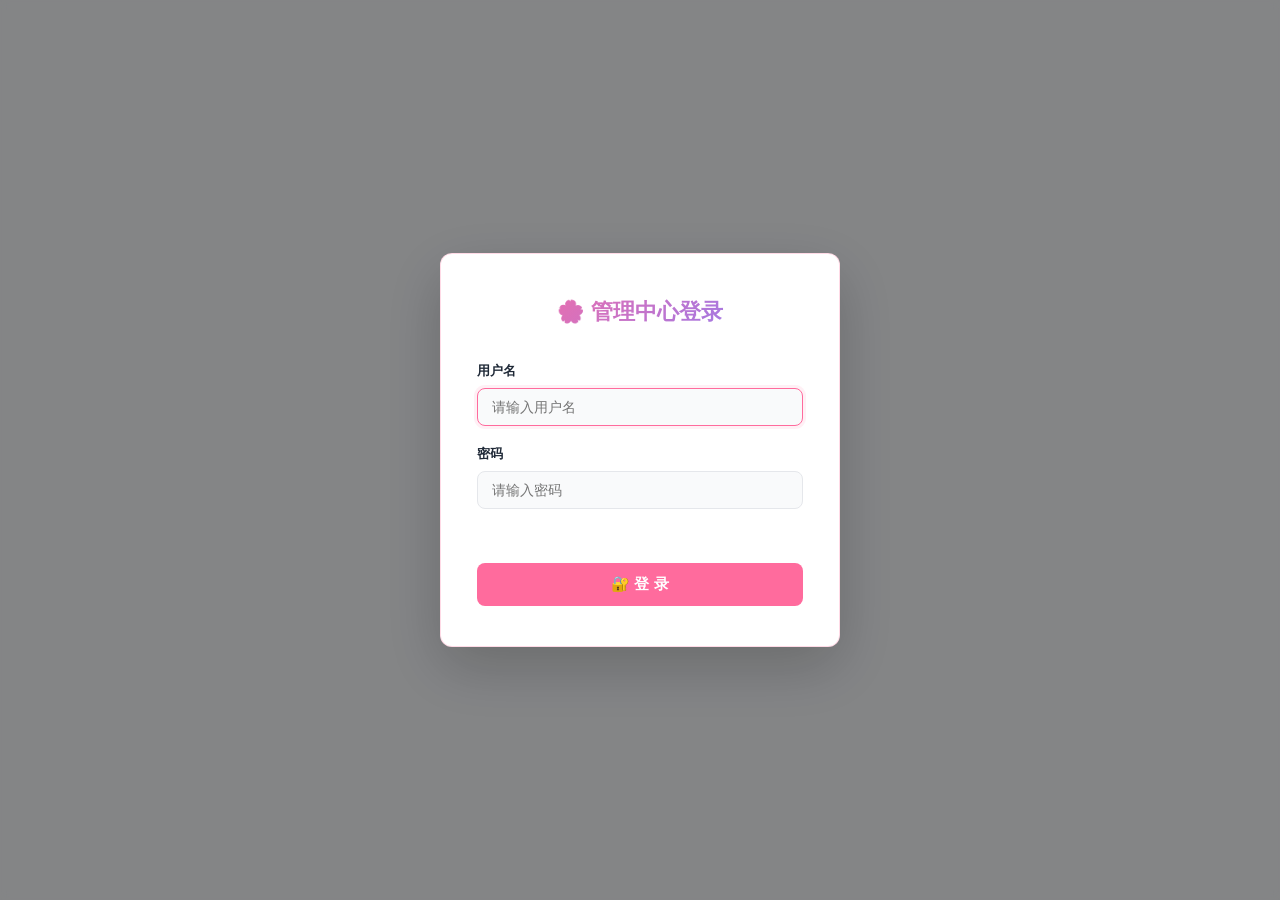
<file: admin.html>
<!DOCTYPE html>
<html lang="zh-CN">
<head>
  <meta charset="UTF-8">
  <meta name="viewport" content="width=device-width, initial-scale=1.0">
  <title>管理后台 · RainmeoX</title>
  <link rel="stylesheet" href="assets/style.css">
  <link rel="stylesheet" href="admin/admin.css">
  <link rel="icon" href="data:image/svg+xml,<svg xmlns='http://www.w3.org/2000/svg' viewBox='0 0 100 100'><text y='.9em' font-size='90'>🌸</text></svg>">
</head>
<body>
  <!-- 登录弹窗 -->
  <div class="login-overlay active" id="loginOverlay">
    <div class="login-modal">
      <h2 class="login-title">🌸 管理中心登录</h2>
      <div class="login-field">
        <label for="loginUsername">用户名</label>
        <input type="text" id="loginUsername" placeholder="请输入用户名" autocomplete="username">
      </div>
      <div class="login-field">
        <label for="loginPassword">密码</label>
        <input type="password" id="loginPassword" placeholder="请输入密码" autocomplete="current-password">
      </div>
      <div class="login-error" id="loginError"></div>
      <button class="login-btn" id="loginSubmit">🔐 登 录</button>
    </div>
  </div>

  <!-- 后台主布局（登录后显示） -->
  <div class="admin-layout" id="adminLayout" style="display:none;">
    <!-- 左侧菜单 -->
    <aside class="admin-sidebar">
      <div class="admin-brand">
        <span>🌸</span>
        <span>管理后台</span>
      </div>
      <nav class="admin-menu" id="adminMenu">
        <!-- JS 动态渲染 -->
      </nav>
      <a href="./" class="admin-back">← 返回主站</a>
    </aside>

    <!-- 右侧内容 -->
    <div class="admin-main">
      <header class="admin-topbar">
        <h2 class="admin-page-title" id="adminPageTitle">📊 仪表盘</h2>
        <div class="admin-topbar-actions">
          <button class="admin-logout-btn" id="adminLogoutBtn">🚪 退出登录</button>
        </div>
      </header>
      <div class="admin-content" id="adminContent">
        <!-- JS 动态渲染 -->
      </div>
    </div>
  </div>

  <!-- 自定义确认弹窗 -->
  <div class="admin-confirm-overlay" id="adminConfirmOverlay">
    <div class="admin-confirm-modal">
      <p class="admin-confirm-msg" id="adminConfirmMsg"></p>
      <div class="admin-confirm-actions">
        <button class="btn btn-secondary" id="adminConfirmCancel">取消</button>
        <button class="btn btn-primary" id="adminConfirmOk">确定</button>
      </div>
    </div>
  </div>

  <!-- Toast -->
  <div class="toast" id="toast"></div>

  <!-- 本地依赖（避免 CDN 不稳定） -->
  <link rel="stylesheet" href="assets/vendor/atom-one-dark.min.css">
  <script src="assets/vendor/marked.min.js"></script>
  <script src="assets/vendor/highlight.min.js"></script>
  <!-- 后台逻辑 -->
  <script src="assets/admin.js"></script>
</body>
</html>
</file>
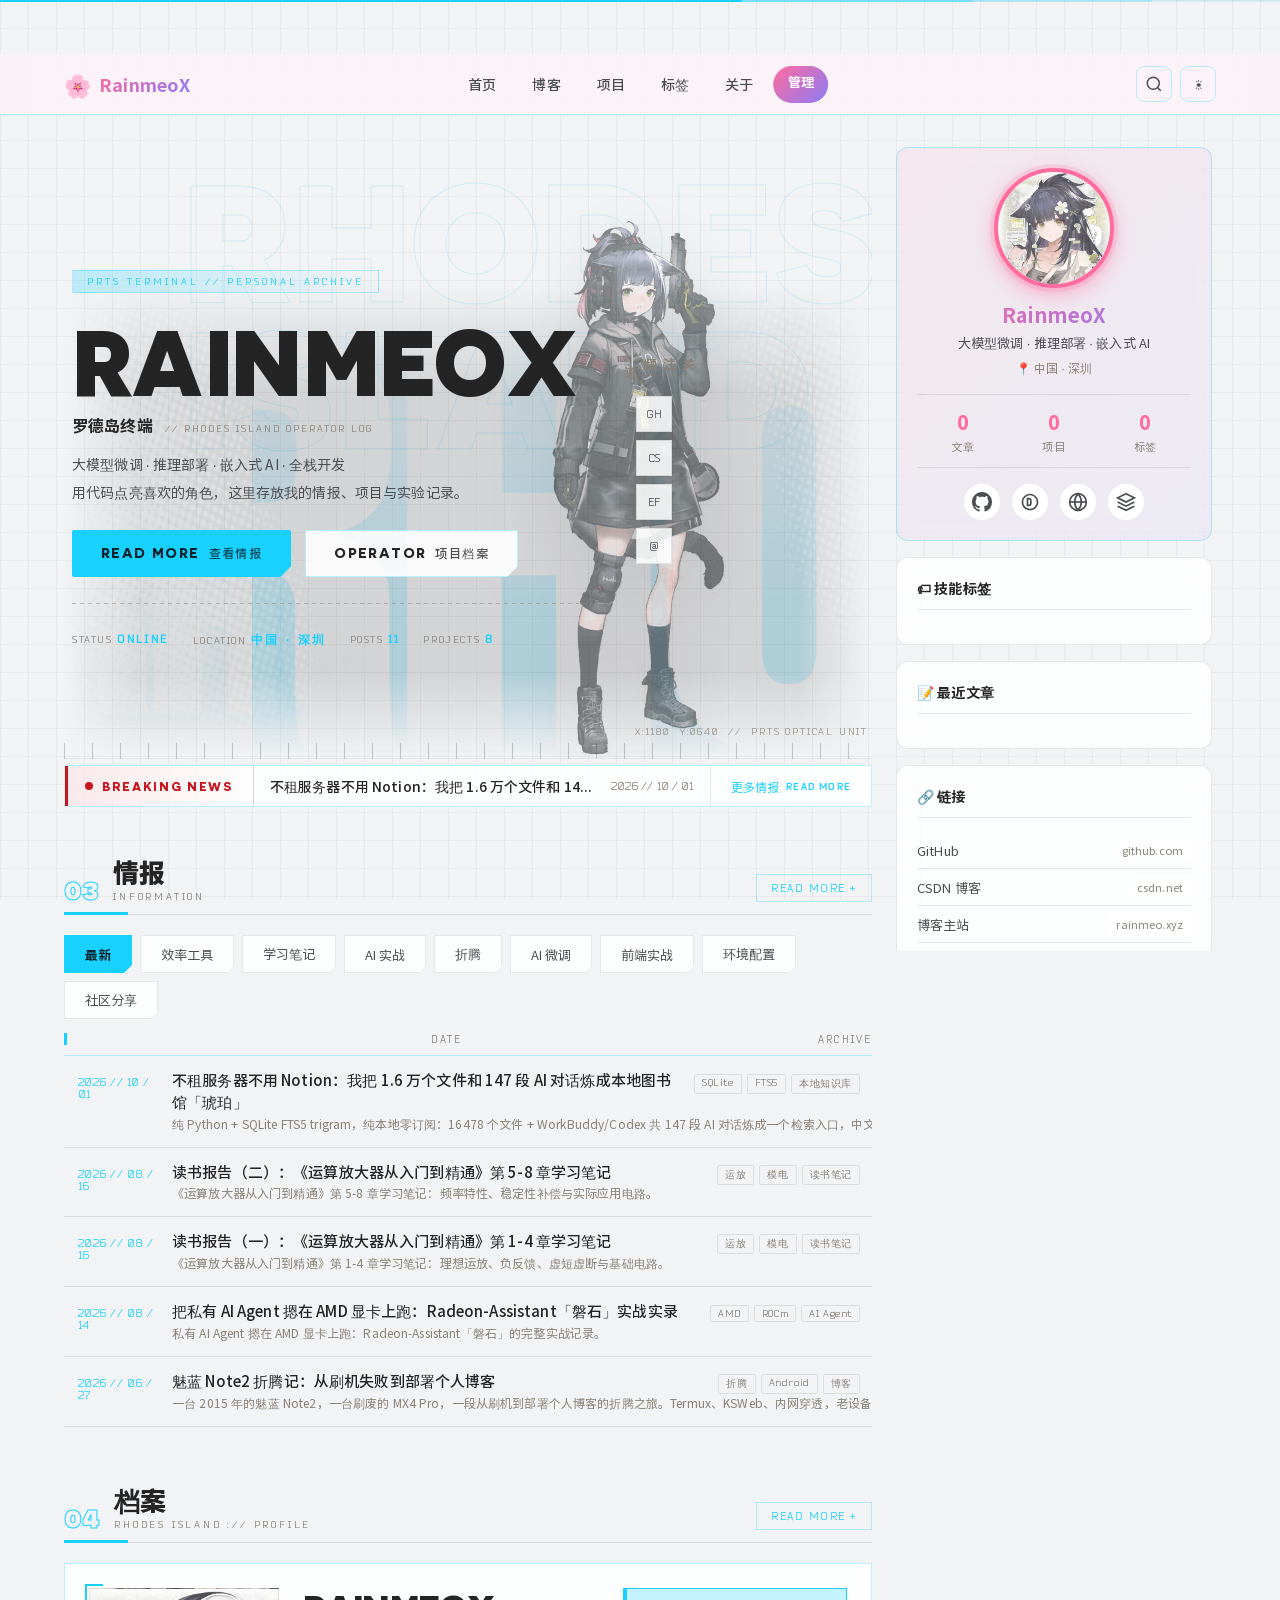
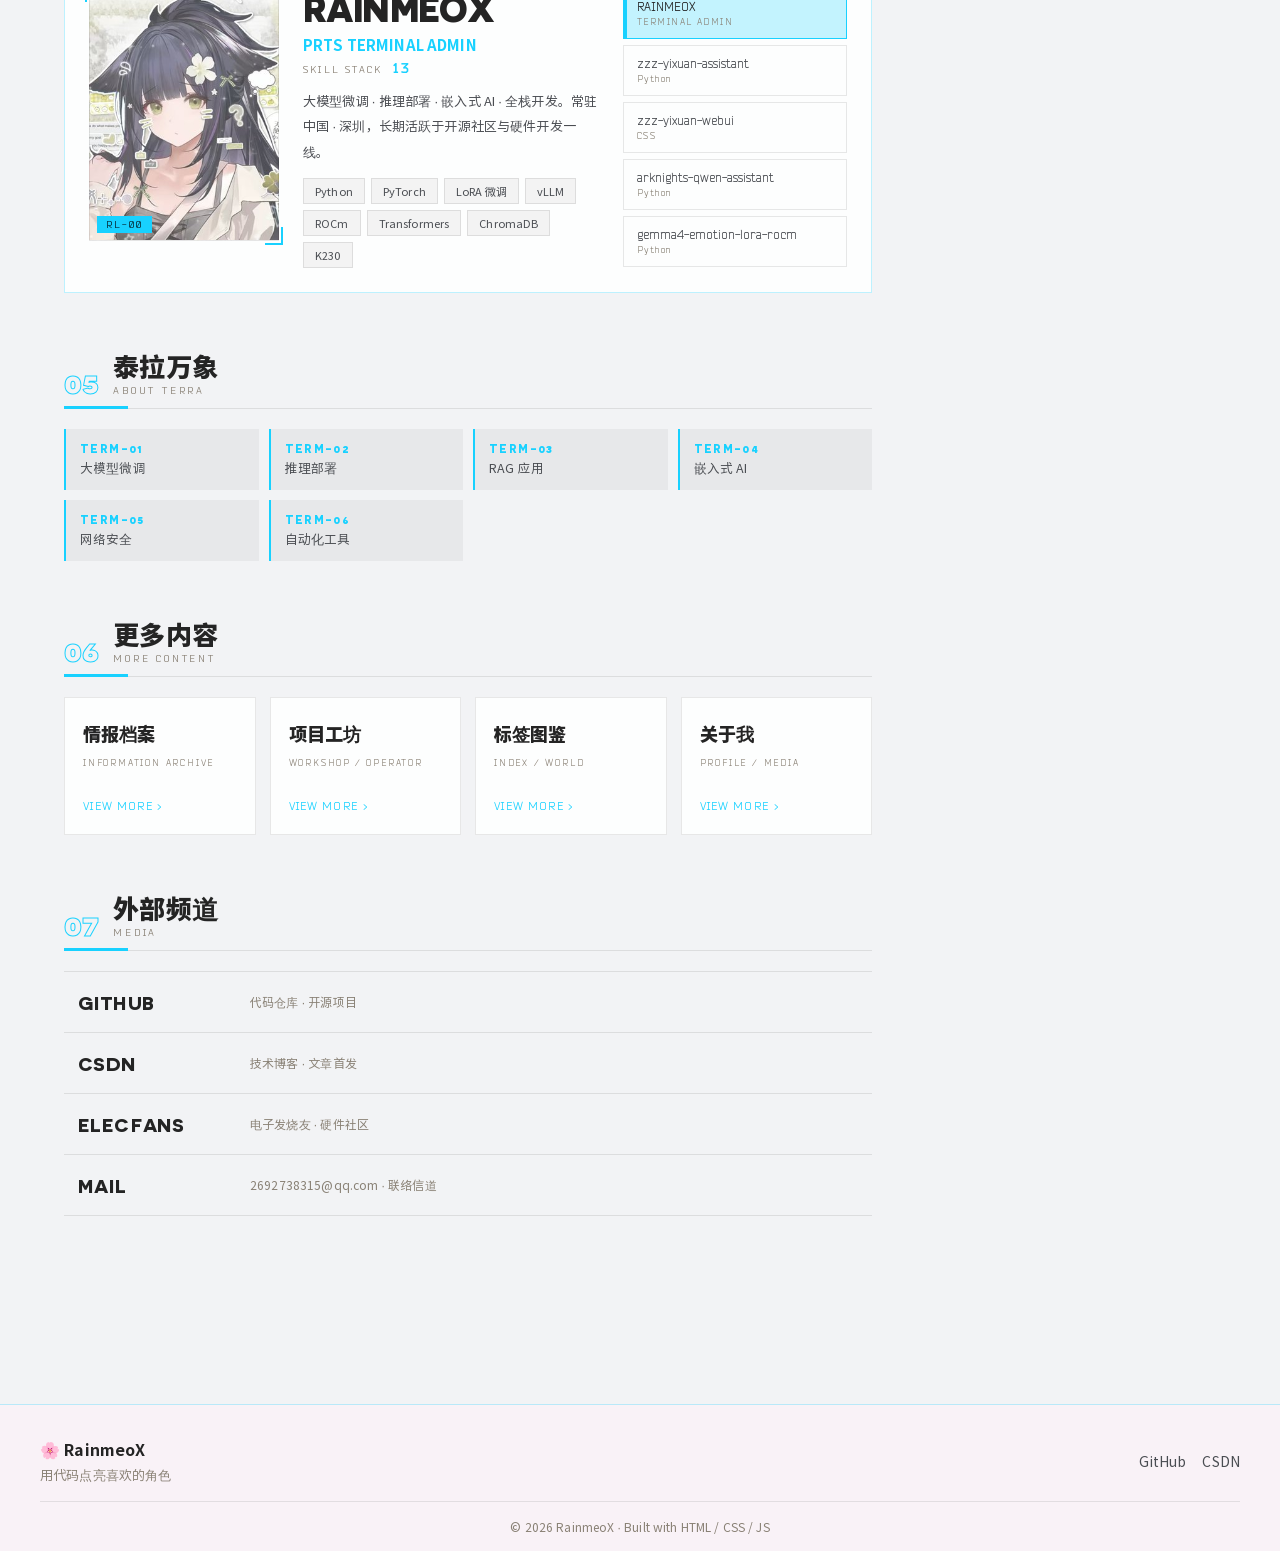
<file: index-old-backup.html>
<!DOCTYPE html>
<html lang="zh-CN">
<head>
  <meta charset="UTF-8">
  <meta name="viewport" content="width=device-width, initial-scale=1.0">
  <title>RHODES ISLAND · RainmeoX</title>
  <meta name="description" content="RainmeoX · 罗德岛终端 — 大模型微调 / 推理部署 / 嵌入式 AI / 全栈开发">
  <link rel="stylesheet" href="assets/style.css?v=4">
  <link rel="stylesheet" href="assets/arknights.css?v=4">
  <link rel="icon" href="data:image/svg+xml,<svg xmlns='http://www.w3.org/2000/svg' viewBox='0 0 100 100'><rect width='100' height='100' fill='%230c0e11'/><path d='M50 12 L78 40 L50 88 L22 40 Z' fill='none' stroke='%23d4f000' stroke-width='6'/><path d='M50 32 L64 46 L50 72 L36 46 Z' fill='%23d4f000'/></svg>">
</head>
<body>

<!-- ========== 进站加载屏（仿官网 LOADING 界面） ========== -->
<div id="ri-loader">
  <div class="ri-loader-inner">
    <div class="ri-loader-brand">RHODES ISLAND</div>
    <div class="ri-loader-row">
      <span class="ri-loader-label">LOADING -</span>
      <span class="ri-loader-pct" id="ri-pct">0</span>
      <span class="ri-loader-sign">%</span>
      <span class="ri-loader-dots" id="ri-dots">......</span>
    </div>
    <div class="ri-loader-bar"><i id="ri-bar"></i></div>
    <div class="ri-loader-meta">PRTS // TERMINAL ACCESS</div>
    <div class="ri-loader-url">https://www.rainmeo.xyz/</div>
  </div>
</div>

<!-- 数据粒子容器 -->
<div id="sakura-container"></div>

<!-- 顶部导航 -->
<nav class="navbar">
  <div class="nav-container">
    <a href="#/" class="nav-brand">
      <span class="brand-emoji">🌸</span>
      <span class="brand-text">RainmeoX</span>
    </a>
    <div class="nav-links" id="navLinks">
      <a href="#/" data-route="/">首页</a>
      <a href="#/blog" data-route="/blog">博客</a>
      <a href="#/projects" data-route="/projects">项目</a>
      <a href="#/tags" data-route="/tags">标签</a>
      <a href="#/about" data-route="/about">关于</a>
      <a href="admin.html" class="admin-link">管理</a>
    </div>
    <div class="nav-actions">
      <button class="icon-btn" id="searchBtn" title="搜索" aria-label="搜索">
        <svg width="18" height="18" viewBox="0 0 24 24" fill="none" stroke="currentColor" stroke-width="2"><circle cx="11" cy="11" r="8"/><path d="m21 21-4.35-4.35"/></svg>
      </button>
      <button class="icon-btn" id="themeBtn" title="切换主题" aria-label="切换主题">
        <svg class="icon-sun" width="18" height="18" viewBox="0 0 24 24" fill="none" stroke="currentColor" stroke-width="2"><circle cx="12" cy="12" r="5"/><line x1="12" y1="1" x2="12" y2="3"/><line x1="12" y1="21" x2="12" y2="23"/><line x1="4.22" y1="4.22" x2="5.64" y2="5.64"/><line x1="18.36" y1="18.36" x2="19.78" y2="19.78"/><line x1="1" y1="12" x2="3" y2="12"/><line x1="21" y1="12" x2="23" y2="12"/><line x1="4.22" y1="19.78" x2="5.64" y2="18.36"/><line x1="18.36" y1="5.64" x2="19.78" y2="4.22"/></svg>
        <svg class="icon-moon" width="18" height="18" viewBox="0 0 24 24" fill="none" stroke="currentColor" stroke-width="2"><path d="M21 12.79A9 9 0 1 1 11.21 3 7 7 0 0 0 21 12.79z"/></svg>
      </button>
      <button class="nav-toggle" id="navToggle" title="菜单" aria-label="菜单">
        <svg width="20" height="20" viewBox="0 0 24 24" fill="none" stroke="currentColor" stroke-width="2"><line x1="3" y1="6" x2="21" y2="6"/><line x1="3" y1="12" x2="21" y2="12"/><line x1="3" y1="18" x2="21" y2="18"/></svg>
      </button>
    </div>
  </div>
</nav>

<!-- 主体：左右两栏布局 -->
<main class="main-container">
  <div class="columns">

    <!-- 左侧主内容区 -->
    <div class="column column-main" id="mainContent">
      <!-- 内容由 JS 渲染 -->
    </div>

    <!-- 右侧侧边栏 -->
    <aside class="column column-right" id="sidebar">
      <!-- 个人资料卡片 -->
      <div class="widget card profile-widget">
        <div class="profile-avatar"><img src="assets/images/avatar.jpg" alt="RainmeoX" onerror="this.style.display='none';this.parentElement.textContent='🌸'"></div>
        <h3 class="profile-name">RainmeoX</h3>
        <p class="profile-bio">大模型微调 · 推理部署 · 嵌入式 AI</p>
        <p class="profile-location">📍 中国 · 深圳</p>
        <div class="profile-stats">
          <a href="#/blog" class="stat-item">
            <span class="stat-num" id="statPosts">0</span>
            <span class="stat-label">文章</span>
          </a>
          <a href="#/projects" class="stat-item">
            <span class="stat-num" id="statProjects">0</span>
            <span class="stat-label">项目</span>
          </a>
          <a href="#/tags" class="stat-item">
            <span class="stat-num" id="statTags">0</span>
            <span class="stat-label">标签</span>
          </a>
        </div>
        <div class="profile-social">
          <a href="https://github.com/RainmeoX" target="_blank" rel="noopener" title="GitHub">
            <svg width="20" height="20" viewBox="0 0 24 24" fill="currentColor"><path d="M12 0C5.37 0 0 5.37 0 12c0 5.31 3.435 9.795 8.205 11.385.6.105.825-.255.825-.57 0-.285-.015-1.23-.015-2.235-3.015.555-3.795-.735-4.035-1.41-.135-.345-.72-1.41-1.23-1.695-.42-.225-1.02-.78-.015-.795.945-.015 1.62.87 1.845 1.23 1.08 1.815 2.805 1.305 3.495.99.105-.78.42-1.305.765-1.605-2.67-.3-5.46-1.335-5.46-5.925 0-1.305.465-2.385 1.23-3.225-.12-.3-.54-1.53.12-3.18 0 0 1.005-.315 3.3 1.23.96-.27 1.98-.405 3-.405s2.04.135 3 .405c2.295-1.56 3.3-1.23 3.3-1.23.66 1.65.24 2.88.12 3.18.765.84 1.23 1.905 1.23 3.225 0 4.605-2.805 5.625-5.475 5.925.435.375.81 1.095.81 2.22 0 1.605-.015 2.895-.015 3.3 0 .315.225.69.825.57A12.02 12.02 0 0 0 24 12c0-6.63-5.37-12-12-12z"/></svg>
          </a>
          <a href="https://blog.csdn.net/m0_67166125" target="_blank" rel="noopener" title="CSDN">
            <svg width="20" height="20" viewBox="0 0 24 24" fill="currentColor"><path d="M12 2C6.48 2 2 6.48 2 12s4.48 10 10 10 10-4.48 10-10S17.52 2 12 2zm0 18c-4.41 0-8-3.59-8-8s3.59-8 8-8 8 3.59 8 8-3.59 8-8 8zm-1-13h-3v10h3c1.65 0 3-1.35 3-3v-4c0-1.65-1.35-3-3-3zm1 7c0 .55-.45 1-1 1h-1v-6h1c.55 0 1 .45 1 1v4z"/></svg>
          </a>
          <a href="https://www.rainmeo.xyz" target="_blank" rel="noopener" title="博客主站">
            <svg width="20" height="20" viewBox="0 0 24 24" fill="none" stroke="currentColor" stroke-width="2"><circle cx="12" cy="12" r="10"/><line x1="2" y1="12" x2="22" y2="12"/><path d="M12 2a15.3 15.3 0 0 1 4 10 15.3 15.3 0 0 1-4 10 15.3 15.3 0 0 1-4-10 15.3 15.3 0 0 1 4-10z"/></svg>
          </a>
          <a href="https://bbs.elecfans.com/user/6963000/" target="_blank" rel="noopener" title="电子发烧友">
            <svg width="20" height="20" viewBox="0 0 24 24" fill="none" stroke="currentColor" stroke-width="2"><path d="M12 2L2 7l10 5 10-5-10-5z"/><path d="M2 17l10 5 10-5"/><path d="M2 12l10 5 10-5"/></svg>
          </a>
        </div>
      </div>

      <!-- 技能标签云 -->
      <div class="widget card tag-cloud-widget">
        <h3 class="widget-title">🏷 技能标签</h3>
        <div class="tag-cloud" id="tagCloud"></div>
      </div>

      <!-- 最近文章 -->
      <div class="widget card recent-posts-widget">
        <h3 class="widget-title">📝 最近文章</h3>
        <ul class="recent-list" id="recentList"></ul>
      </div>

      <!-- 友情链接 -->
      <div class="widget card links-widget">
        <h3 class="widget-title">🔗 链接</h3>
        <ul class="links-list">
          <li><a href="https://github.com/RainmeoX" target="_blank" rel="noopener"><span>GitHub</span><span class="link-tag">github.com</span></a></li>
          <li><a href="https://blog.csdn.net/m0_67166125" target="_blank" rel="noopener"><span>CSDN 博客</span><span class="link-tag">csdn.net</span></a></li>
          <li><a href="https://www.rainmeo.xyz" target="_blank" rel="noopener"><span>博客主站</span><span class="link-tag">rainmeo.xyz</span></a></li>
          <li><a href="https://bbs.elecfans.com/user/6963000/" target="_blank" rel="noopener"><span>电子发烧友</span><span class="link-tag">elecfans.com</span></a></li>
        </ul>
      </div>
    </aside>

  </div>
</main>

<!-- 登录弹窗 -->
<div class="login-overlay" id="loginOverlay">
  <div class="login-modal">
    <h2 class="login-title">🌸 管理中心登录</h2>
    <div class="login-field">
      <label for="loginUsername">用户名</label>
      <input type="text" id="loginUsername" placeholder="请输入用户名" autocomplete="username">
    </div>
    <div class="login-field">
      <label for="loginPassword">密码</label>
      <input type="password" id="loginPassword" placeholder="请输入密码" autocomplete="current-password">
    </div>
    <div class="login-error" id="loginError"></div>
    <button class="login-btn" id="loginSubmit">🔐 登 录</button>
  </div>
</div>

<!-- 搜索弹窗 -->
<div class="search-modal" id="searchModal">
  <div class="search-modal-content">
    <div class="search-modal-header">
      <input type="text" id="searchInput" placeholder="搜索文章..." autocomplete="off">
      <button class="search-close" id="searchClose">✕</button>
    </div>
    <div class="search-results" id="searchResults"></div>
  </div>
</div>

<!-- 自定义确认弹窗（Admin.UI.confirm 使用） -->
<div class="admin-confirm-overlay" id="adminConfirmModal">
  <div class="admin-confirm-modal">
    <div class="admin-confirm-msg" id="adminConfirmMsg"></div>
    <div class="admin-confirm-actions">
      <button class="admin-confirm-btn admin-confirm-cancel" id="adminConfirmCancel">取消</button>
      <button class="admin-confirm-btn admin-confirm-ok" id="adminConfirmOk">确定</button>
    </div>
  </div>
</div>

<footer class="footer">
  <div class="footer-container">
    <div class="footer-left">
      <span class="footer-brand">🌸 RainmeoX</span>
      <span class="footer-sub">用代码点亮喜欢的角色</span>
    </div>
    <div class="footer-right">
      <a href="https://github.com/RainmeoX" target="_blank" rel="noopener">GitHub</a>
      <a href="https://blog.csdn.net/m0_67166125" target="_blank" rel="noopener">CSDN</a>
    </div>
  </div>
  <div class="footer-bottom">
    <span>© 2026 RainmeoX · Built with HTML / CSS / JS</span>
  </div>
</footer>

<!-- 回到顶部 -->
<button class="back-to-top" id="backToTop" title="回到顶部" aria-label="回到顶部">
  <svg width="20" height="20" viewBox="0 0 24 24" fill="none" stroke="currentColor" stroke-width="2"><polyline points="18 15 12 9 6 15"/></svg>
</button>

<!-- 第三方库（本地化，避免 CDN 不稳定） -->
<link rel="stylesheet" href="assets/vendor/atom-one-dark.min.css">
<script src="assets/vendor/marked.min.js"></script>
<script src="assets/vendor/highlight.min.js"></script>
<script src="assets/app.js?v=4"></script>
<script src="assets/admin.js"></script>
</body>
</html>
</file>
<file: assets/style.css>
/* ============================================
   RainmeoX 樱花博客 · 样式表
   左右侧布局（参考 cnkirito.moe）+ 樱花主题
   ============================================ */

/* ---------- 主题变量 ---------- */
:root {
  /* 亮色（默认）- 浅蓝粉 */
  --bg: #f0f7ff;
  --bg2: #e8f1fc;
  --bg3: #dde9fb;
  --card: rgba(255,255,255,0.75);
  --card-hover: rgba(255,255,255,0.95);
  --card-solid: #ffffff;
  --border: rgba(var(--pink-rgb, 255, 107, 157), 0.25);
  --border-light: rgba(91,135,209,0.15);
  --text: #3d4a6b;
  --text-secondary: #5a6a8c;
  --muted: #8a96b3;
  --pink: #ff6b9d;
  --pink-rgb: 255, 107, 157;
  --pink-light: #ffa3c1;
  --pink-dark: #db2777;
  --purple: #8b7cf6;
  --cyan: #5b87d1;
  --green: #5fc88f;
  --yellow: #f0c674;
  --shadow: 0 4px 20px rgba(91,135,209,0.12);
  --shadow-hover: 0 8px 30px rgba(var(--pink-rgb, 255, 107, 157), 0.2);
  --radius: 12px;
  --radius-sm: 8px;
  --max-width: 1200px;
}

[data-theme="dark"] {
  /* 暗色 - 深紫 */
  --bg: #0f0c1e;
  --bg2: #1a1530;
  --bg3: #221a3a;
  --card: rgba(255,255,255,0.04);
  --card-hover: rgba(255,255,255,0.08);
  --card-solid: #1a1530;
  --border: rgba(var(--pink-rgb, 255, 107, 157), 0.2);
  --border-light: rgba(255,255,255,0.06);
  --text: #f0e9ff;
  --text-secondary: #c4b8d8;
  --muted: #9d96b8;
  --pink: #ff6b9d;
  --pink-rgb: 255, 107, 157;
  --pink-light: #ffa3c1;
  --pink-dark: #db2777;
  --purple: #a78bfa;
  --cyan: #67e8f9;
  --green: #86efac;
  --yellow: #fde047;
  --shadow: 0 4px 20px rgba(var(--pink-rgb, 255, 107, 157), 0.15);
  --shadow-hover: 0 8px 30px rgba(var(--pink-rgb, 255, 107, 157), 0.25);
}

/* ---------- 基础 ---------- */
* { margin: 0; padding: 0; box-sizing: border-box; }
html { scroll-behavior: smooth; }
body {
  font-family: 'PingFang SC','Microsoft YaHei','Segoe UI',sans-serif;
  background: linear-gradient(135deg, var(--bg) 0%, var(--bg2) 100%);
  background-attachment: fixed;
  color: var(--text);
  min-height: 100vh;
  overflow-x: hidden;
  position: relative;
  transition: background 0.3s, color 0.3s;
}

/* ---------- 樱花飘落 ---------- */
#sakura-container {
  position: fixed;
  top: 0; left: 0;
  width: 100%; height: 100%;
  pointer-events: none;
  z-index: 1;
  overflow: hidden;
}
.sakura {
  position: absolute;
  top: -20px;
  font-size: 18px;
  opacity: 0.8;
  animation: fall linear infinite;
  user-select: none;
}
@keyframes fall {
  0% { transform: translateY(0) translateX(0) rotate(0deg); opacity: 0; }
  10% { opacity: 0.8; }
  90% { opacity: 0.8; }
  100% { transform: translateY(100vh) translateX(100px) rotate(360deg); opacity: 0; }
}

/* ---------- 导航栏 ---------- */
.navbar {
  position: sticky;
  top: 0;
  z-index: 100;
  background: rgba(15,12,30,0.85);
  backdrop-filter: blur(12px);
  -webkit-backdrop-filter: blur(12px);
  border-bottom: 1px solid var(--border);
  transition: background 0.3s;
}
[data-theme="light"] .navbar { background: rgba(253,242,248,0.85); }

.nav-container {
  max-width: var(--max-width);
  margin: 0 auto;
  padding: 0 24px;
  height: 60px;
  display: flex;
  align-items: center;
  justify-content: space-between;
  position: relative;
}

.nav-brand {
  display: flex;
  align-items: center;
  gap: 8px;
  text-decoration: none;
  color: var(--text);
  font-weight: 700;
  font-size: 18px;
}
.brand-emoji { font-size: 22px; }
.brand-text { background: linear-gradient(135deg, var(--pink), var(--purple)); -webkit-background-clip: text; -webkit-text-fill-color: transparent; background-clip: text; }

.nav-links {
  display: flex;
  gap: 4px;
  position: absolute;
  left: 50%;
  transform: translateX(-50%);
}
.nav-links a {
  padding: 8px 16px;
  color: var(--text-secondary);
  text-decoration: none;
  font-size: 14px;
  font-weight: 500;
  border-radius: 6px;
  transition: all 0.2s;
}
.nav-links a:hover { color: var(--pink); background: var(--card-hover); }
.nav-links a.active { color: var(--pink); background: rgba(var(--pink-rgb, 255, 107, 157), 0.1); }

.nav-actions { display: flex; gap: 8px; align-items: center; }
.icon-btn {
  width: 36px; height: 36px;
  display: flex; align-items: center; justify-content: center;
  background: transparent;
  border: 1px solid var(--border);
  border-radius: 8px;
  color: var(--text-secondary);
  cursor: pointer;
  transition: all 0.2s;
}
.icon-btn:hover { color: var(--pink); border-color: var(--pink); background: var(--card-hover); }
.icon-btn .icon-moon { display: none; }
[data-theme="light"] .icon-btn .icon-sun { display: none; }
[data-theme="light"] .icon-btn .icon-moon { display: block; }

.nav-toggle { display: none; }

/* ---------- 主体布局：左右两栏 ---------- */
.main-container {
  max-width: var(--max-width);
  margin: 0 auto;
  padding: 32px 24px 64px;
  position: relative;
  z-index: 2;
}

.columns {
  display: flex;
  gap: 24px;
  align-items: flex-start;
}

.column-main {
  flex: 1;
  min-width: 0; /* 允许收缩 */
}

.column-right {
  width: 320px;
  flex-shrink: 0;
  position: sticky;
  top: 80px;
  display: flex;
  flex-direction: column;
  gap: 16px;
  max-height: calc(100vh - 96px);
  overflow-y: auto;
  padding-right: 4px;
}
.column-right::-webkit-scrollbar { width: 4px; }
.column-right::-webkit-scrollbar-track { background: transparent; }
.column-right::-webkit-scrollbar-thumb { background: var(--border); border-radius: 2px; }

/* ---------- 卡片基础 ---------- */
.card {
  background: var(--card);
  border: 1px solid var(--border-light);
  border-radius: var(--radius);
  padding: 20px;
  backdrop-filter: blur(10px);
  -webkit-backdrop-filter: blur(10px);
  transition: all 0.3s;
}

/* ---------- 侧边栏 Widget ---------- */
.widget {
  background: var(--card);
  border: 1px solid var(--border-light);
  border-radius: var(--radius);
  padding: 20px;
  backdrop-filter: blur(10px);
  -webkit-backdrop-filter: blur(10px);
}

.widget-title {
  font-size: 14px;
  font-weight: 700;
  color: var(--text);
  margin-bottom: 14px;
  padding-bottom: 10px;
  border-bottom: 1px solid var(--border-light);
  display: flex;
  align-items: center;
  gap: 6px;
}

/* 个人资料卡片 */
.profile-widget {
  text-align: center;
  background: linear-gradient(135deg, rgba(var(--pink-rgb, 255, 107, 157), 0.08), rgba(167,139,250,0.08));
  border: 1px solid var(--border);
}
.profile-avatar {
  width: 120px;
  height: 120px;
  margin: 0 auto 12px;
  border-radius: 50%;
  overflow: hidden;
  border: 4px solid var(--pink);
  box-shadow: 0 0 0 4px rgba(var(--pink-rgb, 255, 107, 157), 0.15), 0 6px 20px rgba(var(--pink-rgb, 255, 107, 157), 0.5);
  background: linear-gradient(135deg, rgba(var(--pink-rgb, 255, 107, 157), 0.15), rgba(167,139,250,0.15));
  display: block;
  position: relative;
}
.profile-avatar img {
  width: 100%;
  height: 100%;
  object-fit: cover;
  object-position: center;
  display: block;
  border-radius: 50%;
}
.profile-name {
  font-size: 20px;
  font-weight: 700;
  color: var(--text);
  margin-bottom: 4px;
  background: linear-gradient(135deg, var(--pink), var(--purple));
  -webkit-background-clip: text;
  -webkit-text-fill-color: transparent;
  background-clip: text;
}
.profile-bio {
  font-size: 13px;
  color: var(--text-secondary);
  margin-bottom: 6px;
}
.profile-location {
  font-size: 12px;
  color: var(--muted);
  margin-bottom: 16px;
}
.profile-stats {
  display: flex;
  justify-content: space-around;
  padding: 12px 0;
  border-top: 1px solid var(--border-light);
  border-bottom: 1px solid var(--border-light);
  margin-bottom: 16px;
}
.stat-item {
  text-decoration: none;
  color: var(--text);
  display: flex;
  flex-direction: column;
  align-items: center;
  gap: 2px;
  transition: all 0.2s;
}
.stat-item:hover { transform: translateY(-2px); }
.stat-num {
  font-size: 20px;
  font-weight: 700;
  color: var(--pink);
}
.stat-label {
  font-size: 11px;
  color: var(--muted);
  text-transform: uppercase;
  letter-spacing: 0.5px;
}
.profile-social {
  display: flex;
  justify-content: center;
  gap: 12px;
}
.profile-social a {
  width: 36px; height: 36px;
  display: flex; align-items: center; justify-content: center;
  border-radius: 50%;
  background: var(--card-hover);
  color: var(--text-secondary);
  transition: all 0.2s;
}
.profile-social a:hover {
  color: var(--pink);
  background: rgba(var(--pink-rgb, 255, 107, 157), 0.15);
  transform: translateY(-2px);
}

/* 标签云 */
.tag-cloud {
  display: flex;
  flex-wrap: wrap;
  gap: 6px;
}
.tag-cloud .tag-item {
  display: inline-block;
  padding: 4px 10px;
  font-size: 12px;
  color: var(--text-secondary);
  background: var(--card-hover);
  border: 1px solid var(--border-light);
  border-radius: 12px;
  text-decoration: none;
  transition: all 0.2s;
  cursor: pointer;
}
.tag-cloud .tag-item:hover {
  color: var(--pink);
  border-color: var(--pink);
  background: rgba(var(--pink-rgb, 255, 107, 157), 0.1);
}

/* 最近文章 */
.recent-list { list-style: none; }
.recent-list li {
  padding: 8px 0;
  border-bottom: 1px solid var(--border-light);
}
.recent-list li:last-child { border-bottom: none; }
.recent-list a {
  text-decoration: none;
  color: var(--text-secondary);
  font-size: 13px;
  line-height: 1.5;
  display: block;
  transition: color 0.2s;
}
.recent-list a:hover { color: var(--pink); }
.recent-list .recent-date {
  font-size: 11px;
  color: var(--muted);
  display: block;
  margin-top: 2px;
}

/* 友情链接 */
.links-list { list-style: none; }
.links-list li {
  padding: 8px 0;
  border-bottom: 1px solid var(--border-light);
}
.links-list li:last-child { border-bottom: none; }
.links-list a {
  display: flex;
  justify-content: space-between;
  align-items: center;
  text-decoration: none;
  color: var(--text-secondary);
  font-size: 13px;
  transition: color 0.2s;
}
.links-list a:hover { color: var(--pink); }
.link-tag {
  font-size: 11px;
  padding: 2px 8px;
  background: var(--card-hover);
  border-radius: 4px;
  color: var(--muted);
}

/* ---------- 主内容区：文章卡片 ---------- */
.section-header {
  display: flex;
  align-items: center;
  justify-content: space-between;
  margin-bottom: 20px;
  padding-bottom: 12px;
  border-bottom: 2px solid var(--border);
}
.section-title {
  font-size: 20px;
  font-weight: 700;
  color: var(--text);
  display: flex;
  align-items: center;
  gap: 8px;
}
.section-title::before {
  content: '';
  width: 4px;
  height: 20px;
  background: linear-gradient(180deg, var(--pink), var(--purple));
  border-radius: 2px;
}
.section-count {
  font-size: 13px;
  color: var(--muted);
}

.post-card {
  background: var(--card);
  border: 1px solid var(--border-light);
  border-radius: var(--radius);
  padding: 20px 24px;
  margin-bottom: 16px;
  backdrop-filter: blur(10px);
  -webkit-backdrop-filter: blur(10px);
  transition: all 0.3s;
  cursor: pointer;
  display: flex;
  gap: 20px;
  align-items: flex-start;
}
.post-card:hover {
  background: var(--card-hover);
  border-color: var(--pink);
  transform: translateY(-2px);
  box-shadow: var(--shadow-hover);
}
.post-date {
  flex-shrink: 0;
  width: 60px;
  text-align: center;
  padding: 8px 0;
  background: linear-gradient(135deg, rgba(var(--pink-rgb, 255, 107, 157), 0.1), rgba(167,139,250,0.1));
  border-radius: var(--radius-sm);
  border: 1px solid var(--border);
}
.post-date .day {
  font-size: 22px;
  font-weight: 700;
  color: var(--pink);
  display: block;
  line-height: 1;
}
.post-date .month {
  font-size: 11px;
  color: var(--muted);
  margin-top: 2px;
  display: block;
}
.post-content { flex: 1; min-width: 0; }
.post-title {
  font-size: 17px;
  font-weight: 600;
  color: var(--text);
  margin-bottom: 8px;
  text-decoration: none;
  display: block;
  transition: color 0.2s;
}
.post-card:hover .post-title { color: var(--pink); }
.post-excerpt {
  font-size: 13px;
  color: var(--text-secondary);
  line-height: 1.6;
  margin-bottom: 10px;
  display: -webkit-box;
  -webkit-line-clamp: 2;
  -webkit-box-orient: vertical;
  overflow: hidden;
}
.post-tags {
  display: flex;
  flex-wrap: wrap;
  gap: 6px;
}
.post-tag {
  font-size: 11px;
  padding: 2px 8px;
  background: rgba(var(--pink-rgb, 255, 107, 157), 0.1);
  color: var(--pink);
  border-radius: 10px;
  text-decoration: none;
}

/* ---------- 英雄区（首页） ---------- */
.hero {
  background: linear-gradient(135deg, rgba(var(--pink-rgb, 255, 107, 157), 0.08), rgba(167,139,250,0.08));
  border: 1px solid var(--border);
  border-radius: var(--radius);
  padding: 40px 32px;
  margin-bottom: 32px;
  text-align: center;
  position: relative;
  overflow: hidden;
}
.hero::before {
  content: '🌸';
  position: absolute;
  font-size: 120px;
  opacity: 0.05;
  top: -20px;
  right: -20px;
  transform: rotate(15deg);
}
.hero h1 {
  font-size: 32px;
  font-weight: 700;
  margin-bottom: 12px;
  background: linear-gradient(135deg, var(--pink), var(--purple));
  -webkit-background-clip: text;
  -webkit-text-fill-color: transparent;
  background-clip: text;
}
.hero .tagline {
  font-size: 16px;
  color: var(--text-secondary);
  margin-bottom: 20px;
  line-height: 1.6;
}
.hero-tags {
  display: flex;
  flex-wrap: wrap;
  gap: 8px;
  justify-content: center;
}
.hero-tag {
  padding: 6px 14px;
  font-size: 13px;
  background: var(--card-hover);
  border: 1px solid var(--border);
  border-radius: 16px;
  color: var(--text-secondary);
}

/* ---------- 项目卡片 ---------- */
.project-grid {
  display: grid;
  grid-template-columns: repeat(auto-fill, minmax(280px, 1fr));
  gap: 16px;
}
.project-card {
  background: var(--card);
  border: 1px solid var(--border-light);
  border-radius: var(--radius);
  padding: 18px;
  transition: all 0.3s;
  text-decoration: none;
  color: var(--text);
  display: flex;
  flex-direction: column;
  gap: 8px;
}
.project-card:hover {
  background: var(--card-hover);
  border-color: var(--pink);
  transform: translateY(-2px);
  box-shadow: var(--shadow-hover);
}
.project-name {
  font-size: 15px;
  font-weight: 600;
  color: var(--pink);
}
.project-desc {
  font-size: 13px;
  color: var(--text-secondary);
  line-height: 1.5;
  flex: 1;
}
.project-meta {
  display: flex;
  justify-content: space-between;
  align-items: center;
  font-size: 12px;
  color: var(--muted);
  margin-top: 8px;
  padding-top: 8px;
  border-top: 1px solid var(--border-light);
}
.project-lang {
  display: inline-flex;
  align-items: center;
  gap: 6px;
}
.project-lang::before {
  content: '';
  width: 10px;
  height: 10px;
  border-radius: 50%;
  background: var(--pink);
}

/* ---------- 文章详情 ---------- */
/* 文章详情卡片容器 - CSDN 风格增强 */
.post-detail {
  background: var(--card);
  border: 1px solid var(--border-light);
  border-radius: var(--radius);
  padding: 32px 36px;
  backdrop-filter: blur(10px);
  -webkit-backdrop-filter: blur(10px);
}
.post-detail .post-title-large {
  font-size: 28px;
  font-weight: 700;
  color: var(--text);
  margin-bottom: 12px;
  line-height: 1.3;
}
.post-detail .post-meta {
  font-size: 13px;
  color: var(--muted);
  margin-bottom: 24px;
  padding-bottom: 16px;
  border-bottom: 1px solid var(--border-light);
  display: flex;
  gap: 16px;
  flex-wrap: wrap;
}
.post-detail .post-body {
  font-size: 16px;
  line-height: 1.9;
  color: var(--text);
}
/* 标题层级 - CSDN 风格 */
.post-detail .post-body h1 {
  font-size: 28px;
  font-weight: 700;
  margin: 32px 0 16px;
  color: var(--text);
  line-height: 1.3;
}
.post-detail .post-body h2 {
  font-size: 22px;
  font-weight: 700;
  margin: 28px 0 14px;
  color: var(--text);
  padding-left: 12px;
  border-left: 4px solid var(--pink);
  padding-bottom: 0;
  border-bottom: none;
  line-height: 1.4;
}
.post-detail .post-body h3 {
  font-size: 18px;
  font-weight: 700;
  margin: 22px 0 10px;
  color: var(--text);
  line-height: 1.5;
}
.post-detail .post-body h4 {
  font-size: 16px;
  font-weight: 600;
  margin: 18px 0 8px;
  color: var(--text);
}
/* 段落 */
.post-detail .post-body p {
  margin-bottom: 20px;
  line-height: 1.9;
}
/* 链接 */
.post-detail .post-body a {
  color: var(--pink);
  text-decoration: none;
  border-bottom: 1px solid rgba(var(--pink-rgb, 255, 107, 157), 0.3);
  transition: border-color 0.2s;
}
.post-detail .post-body a:hover {
  border-bottom-color: var(--pink);
}
/* 行内代码 */
.post-detail .post-body code {
  background: rgba(var(--pink-rgb, 255, 107, 157), 0.08);
  padding: 2px 8px;
  border-radius: 4px;
  font-size: 0.88em;
  font-family: 'Source Code Pro', 'Consolas', 'Menlo', monospace;
  color: var(--pink-dark);
  border: 1px solid rgba(var(--pink-rgb, 255, 107, 157), 0.12);
}
/* 代码块 */
.post-detail .post-body pre {
  background: #1e1b2e;
  padding: 20px;
  border-radius: var(--radius-sm);
  overflow-x: auto;
  margin: 20px 0;
  border: 1px solid var(--border-light);
  position: relative;
  font-size: 14px;
  line-height: 1.6;
}
[data-theme="light"] .post-detail .post-body pre {
  background: #f6f8fa;
  border-color: #d0d7de;
}
.post-detail .post-body pre code {
  background: transparent;
  padding: 0;
  border: none;
  font-size: inherit;
  color: inherit;
}
/* 引用块 */
.post-detail .post-body blockquote {
  border-left: 5px solid var(--pink);
  padding: 12px 20px;
  margin: 20px 0;
  background: rgba(var(--pink-rgb, 255, 107, 157), 0.04);
  border-radius: 0 var(--radius-sm) var(--radius-sm) 0;
  color: var(--text-secondary);
  font-style: italic;
}
.post-detail .post-body blockquote p {
  margin-bottom: 8px;
}
.post-detail .post-body blockquote p:last-child {
  margin-bottom: 0;
}
/* 无序列表和有序列表 */
.post-detail .post-body ul,
.post-detail .post-body ol {
  margin: 16px 0;
  padding-left: 24px;
}
.post-detail .post-body li {
  margin-bottom: 8px;
  line-height: 1.8;
}
.post-detail .post-body li:last-child {
  margin-bottom: 0;
}
.post-detail .post-body ul ul,
.post-detail .post-body ol ol,
.post-detail .post-body ul ol,
.post-detail .post-body ol ul {
  margin: 8px 0;
}
/* 图片 */
.post-detail .post-body img {
  display: block;
  max-width: 100%;
  height: auto;
  border-radius: var(--radius-sm);
  margin: 20px auto;
  box-shadow: 0 2px 12px rgba(0,0,0,0.08);
}
/* 表格 - CSDN 斑马纹风格 */
.post-detail .post-body table {
  width: 100%;
  border-collapse: collapse;
  margin: 20px 0;
  font-size: 14px;
  border-radius: var(--radius-sm);
  overflow: hidden;
}
.post-detail .post-body thead th {
  background: rgba(var(--pink-rgb, 255, 107, 157), 0.08);
  font-weight: 700;
  font-size: 14px;
  border-bottom: 2px solid var(--border);
}
.post-detail .post-body th,
.post-detail .post-body td {
  padding: 10px 14px;
  border: 1px solid var(--border-light);
  text-align: left;
}
.post-detail .post-body tbody tr:nth-child(even) {
  background: var(--card-hover);
}
.post-detail .post-body tbody tr:hover {
  background: rgba(var(--pink-rgb, 255, 107, 157), 0.04);
}
/* 分割线 */
.post-detail .post-body hr {
  border: none;
  height: 1px;
  background: var(--border-light);
  margin: 32px 0;
}
/* 强调/加粗 */
.post-detail .post-body strong {
  font-weight: 700;
  color: var(--text);
}

/* ---------- 文章导航（上一篇/下一篇） ---------- */
.post-nav {
  display: flex;
  gap: 16px;
  margin-top: 40px;
  padding-top: 24px;
  border-top: 1px solid var(--border-light);
}

.post-nav-item {
  flex: 1;
  min-width: 0; /* 允许文字截断 */
}

.post-nav-prev {
  text-align: left;
}

.post-nav-next {
  text-align: right;
}

.post-nav-link {
  display: block;
  padding: 16px 20px;
  background: var(--card);
  border: 1px solid var(--border-light);
  border-radius: var(--radius);
  text-decoration: none;
  transition: all 0.3s;
}

.post-nav-link:hover {
  background: var(--card-hover);
  border-color: var(--pink);
  box-shadow: var(--shadow-hover);
  transform: translateY(-2px);
}

.post-nav-label {
  display: block;
  font-size: 12px;
  color: var(--muted);
  margin-bottom: 6px;
  letter-spacing: 0.5px;
}

.post-nav-title {
  display: block;
  font-size: 15px;
  font-weight: 600;
  color: var(--text);
  /* 单行截断 */
  overflow: hidden;
  text-overflow: ellipsis;
  white-space: nowrap;
}

.post-nav-link:hover .post-nav-title {
  color: var(--pink);
}

.post-nav-disabled {
  cursor: default;
  opacity: 0.4;
  pointer-events: none;
}

/* 移动端：上下排列 */
@media (max-width: 768px) {
  .post-nav {
    flex-direction: column;
    gap: 12px;
  }

  .post-nav-next {
    text-align: left;
  }

  .post-nav-link {
    padding: 14px 16px;
  }

  .post-nav-title {
    font-size: 14px;
  }
}
/* ---------- 文章目录（TOC） ---------- */
.toc-container {
  background: var(--card);
  border: 1px solid var(--border-light);
  border-radius: var(--radius-sm);
  margin-bottom: 24px;
  padding: 14px 18px;
  transition: all 0.2s;
}
.toc-title {
  font-size: 14px;
  font-weight: 700;
  color: var(--text);
  cursor: pointer;
  user-select: none;
  display: flex;
  align-items: center;
  gap: 6px;
  list-style: none; /* 隐藏默认三角箭头 */
}
.toc-title::-webkit-details-marker { display: none; }
.toc-title::before {
  content: '';
  width: 3px;
  height: 14px;
  background: linear-gradient(180deg, var(--pink), var(--purple));
  border-radius: 2px;
}
/* 折叠箭头 */
.toc-title::after {
  content: '';
  width: 0;
  height: 0;
  border-left: 4px solid transparent;
  border-right: 4px solid transparent;
  border-top: 5px solid var(--muted);
  margin-left: auto;
  transition: transform 0.2s;
}
.toc-container[open] .toc-title::after {
  transform: rotate(180deg);
}

.toc-list {
  display: flex;
  flex-direction: column;
  gap: 4px;
  margin-top: 12px;
  padding-left: 0;
  max-height: 360px;
  overflow-y: auto;
}
.toc-list::-webkit-scrollbar { width: 3px; }
.toc-list::-webkit-scrollbar-track { background: transparent; }
.toc-list::-webkit-scrollbar-thumb { background: var(--border); border-radius: 2px; }

.toc-item {
  display: block;
  padding: 5px 10px;
  font-size: 13px;
  color: var(--text-secondary);
  text-decoration: none;
  border-radius: 4px;
  line-height: 1.5;
  transition: all 0.15s;
  border-left: 2px solid transparent;
  /* 超长标题截断 */
  overflow: hidden;
  text-overflow: ellipsis;
  white-space: nowrap;
}
.toc-item:hover {
  color: var(--pink);
  background: rgba(var(--pink-rgb, 255, 107, 157), 0.06);
}
/* h2 条目 */
.toc-item.toc-h2 {
  font-weight: 600;
  font-size: 13px;
  padding-left: 10px;
}
/* h3 条目缩进 */
.toc-item.toc-h3 {
  font-size: 12px;
  padding-left: 24px;
  font-weight: 400;
}

/* 移动端：目录默认折叠，简化样式 */
@media (max-width: 768px) {
  .toc-container {
    padding: 10px 14px;
    margin-bottom: 16px;
  }
  .toc-title {
    font-size: 13px;
  }
  .toc-list {
    max-height: 240px;
    margin-top: 8px;
    gap: 2px;
  }
  .toc-item {
    font-size: 12px;
    padding: 4px 8px;
  }
  .toc-item.toc-h3 {
    padding-left: 20px;
  }
}

.back-btn {
  display: inline-flex;
  align-items: center;
  gap: 6px;
  padding: 8px 16px;
  background: var(--card);
  border: 1px solid var(--border);
  border-radius: var(--radius-sm);
  color: var(--text-secondary);
  text-decoration: none;
  font-size: 13px;
  margin-bottom: 20px;
  transition: all 0.2s;
  cursor: pointer;
}
.back-btn:hover { color: var(--pink); border-color: var(--pink); }

/* ---------- 关于页 ---------- */
.about-card {
  background: var(--card);
  border: 1px solid var(--border-light);
  border-radius: var(--radius);
  padding: 32px;
  backdrop-filter: blur(10px);
}
.about-card h2 {
  font-size: 22px;
  margin-bottom: 16px;
  color: var(--text);
}
.about-card p {
  font-size: 15px;
  line-height: 1.8;
  color: var(--text-secondary);
  margin-bottom: 16px;
}
.about-skills {
  display: flex;
  flex-wrap: wrap;
  gap: 8px;
  margin-top: 16px;
}
.about-skill {
  padding: 6px 14px;
  background: var(--card-hover);
  border: 1px solid var(--border);
  border-radius: 16px;
  font-size: 13px;
  color: var(--text-secondary);
}

/* ---------- 登录弹窗 ---------- */
.login-overlay {
  position: fixed;
  top: 0; left: 0;
  width: 100%; height: 100%;
  background: rgba(0,0,0,0.55);
  backdrop-filter: blur(6px);
  -webkit-backdrop-filter: blur(6px);
  z-index: 300;
  display: none;
  align-items: center;
  justify-content: center;
}
.login-overlay.active { display: flex; }

.login-modal {
  background: var(--card-solid);
  border: 1px solid var(--border);
  border-radius: var(--radius);
  padding: 36px 32px;
  width: 90%;
  max-width: 400px;
  box-shadow: 0 16px 48px rgba(0,0,0,0.25);
  animation: loginFadeIn 0.3s ease;
}
@keyframes loginFadeIn {
  from { opacity: 0; transform: translateY(-20px) scale(0.96); }
  to { opacity: 1; transform: translateY(0) scale(1); }
}

.login-title {
  font-size: 20px;
  font-weight: 700;
  color: var(--text);
  text-align: center;
  margin-bottom: 28px;
  background: linear-gradient(135deg, var(--pink), var(--purple));
  -webkit-background-clip: text;
  -webkit-text-fill-color: transparent;
  background-clip: text;
}

.login-field {
  margin-bottom: 18px;
}
.login-field label {
  display: block;
  font-size: 13px;
  font-weight: 600;
  color: var(--text);
  margin-bottom: 6px;
}
.login-field input {
  width: 100%;
  padding: 10px 14px;
  border: 1px solid var(--border);
  border-radius: 8px;
  background: var(--card-solid);
  color: var(--text);
  font-size: 14px;
  font-family: inherit;
  transition: border-color 0.2s, box-shadow 0.2s;
  outline: none;
}
.login-field input:focus {
  border-color: var(--pink);
  box-shadow: 0 0 0 3px rgba(var(--pink-rgb, 255, 107, 157), 0.1);
}
.login-field input.input-error {
  border-color: #ef4444;
  box-shadow: 0 0 0 3px rgba(239, 68, 68, 0.1);
}

.login-error {
  font-size: 13px;
  color: #ef4444;
  text-align: center;
  min-height: 20px;
  margin-bottom: 8px;
}

.login-btn {
  width: 100%;
  padding: 12px;
  border: none;
  border-radius: 8px;
  background: linear-gradient(135deg, var(--pink), var(--purple));
  color: #fff;
  font-size: 15px;
  font-weight: 600;
  cursor: pointer;
  transition: all 0.2s;
  margin-top: 8px;
}
.login-btn:hover {
  transform: translateY(-1px);
  box-shadow: 0 4px 16px rgba(var(--pink-rgb, 255, 107, 157), 0.35);
}
.login-btn:active {
  transform: translateY(0);
}

/* 退出登录按钮 */
.admin-logout-btn {
  padding: 6px 14px;
  border: 1px solid var(--border);
  border-radius: 8px;
  background: var(--bg2);
  color: var(--text-secondary);
  font-size: 13px;
  cursor: pointer;
  transition: all 0.2s;
  white-space: nowrap;
}
.admin-logout-btn:hover {
  background: #ef4444;
  color: #fff;
  border-color: #ef4444;
}

/* ---------- 自定义确认弹窗 ---------- */
.admin-confirm-overlay {
  position: fixed;
  top: 0; left: 0;
  width: 100%; height: 100%;
  background: rgba(0,0,0,0.55);
  backdrop-filter: blur(4px);
  -webkit-backdrop-filter: blur(4px);
  z-index: 400;
  display: none;
  align-items: center;
  justify-content: center;
}
.admin-confirm-overlay.active { display: flex; }

.admin-confirm-modal {
  background: var(--card-solid);
  border: 1px solid var(--border);
  border-radius: var(--radius);
  padding: 32px 28px;
  width: 90%;
  max-width: 420px;
  box-shadow: 0 16px 48px rgba(0,0,0,0.25);
  animation: loginFadeIn 0.25s ease;
}

.admin-confirm-msg {
  font-size: 15px;
  color: var(--text);
  line-height: 1.6;
  margin-bottom: 28px;
  white-space: pre-line;
}

.admin-confirm-actions {
  display: flex;
  gap: 12px;
  justify-content: flex-end;
}

.admin-confirm-btn {
  padding: 9px 24px;
  border: 1px solid var(--border);
  border-radius: var(--radius-sm);
  font-size: 14px;
  font-family: inherit;
  cursor: pointer;
  transition: all 0.2s;
}

.admin-confirm-cancel {
  background: var(--card-hover);
  color: var(--text-secondary);
}
.admin-confirm-cancel:hover {
  background: var(--border-light);
}

.admin-confirm-ok {
  background: linear-gradient(135deg, var(--pink), var(--purple));
  color: #fff;
  border-color: transparent;
}
.admin-confirm-ok:hover {
  transform: translateY(-1px);
  box-shadow: 0 4px 12px rgba(var(--pink-rgb, 255, 107, 157), 0.35);
}

/* ---------- 搜索弹窗 ---------- */
.search-modal {
  position: fixed;
  top: 0; left: 0;
  width: 100%; height: 100%;
  background: rgba(0,0,0,0.6);
  backdrop-filter: blur(4px);
  z-index: 200;
  display: none;
  align-items: flex-start;
  justify-content: center;
  padding-top: 100px;
}
.search-modal.active { display: flex; }
.search-modal-content {
  background: var(--card-solid);
  border: 1px solid var(--border);
  border-radius: var(--radius);
  width: 90%;
  max-width: 600px;
  max-height: 60vh;
  overflow: hidden;
  display: flex;
  flex-direction: column;
}
.search-modal-header {
  display: flex;
  align-items: center;
  padding: 16px;
  border-bottom: 1px solid var(--border-light);
}
#searchInput {
  flex: 1;
  background: transparent;
  border: none;
  outline: none;
  color: var(--text);
  font-size: 16px;
  padding: 8px;
}
.search-close {
  background: transparent;
  border: none;
  color: var(--muted);
  font-size: 20px;
  cursor: pointer;
  padding: 4px 8px;
}
.search-results { overflow-y: auto; padding: 8px; }
.search-result {
  padding: 12px;
  border-radius: var(--radius-sm);
  cursor: pointer;
  transition: background 0.2s;
}
.search-result:hover { background: var(--card-hover); }
.search-result .title { font-size: 14px; color: var(--text); margin-bottom: 4px; }
.search-result .excerpt { font-size: 12px; color: var(--muted); }

/* ---------- 底部 ---------- */
.footer {
  background: rgba(15,12,30,0.6);
  border-top: 1px solid var(--border);
  padding: 32px 24px 16px;
  margin-top: 64px;
  position: relative;
  z-index: 2;
}
[data-theme="light"] .footer { background: rgba(253,242,248,0.6); }
.footer-container {
  max-width: var(--max-width);
  margin: 0 auto;
  display: flex;
  justify-content: space-between;
  align-items: center;
  flex-wrap: wrap;
  gap: 16px;
}
.footer-left { display: flex; flex-direction: column; gap: 4px; }
.footer-brand { font-weight: 700; color: var(--text); font-size: 16px; }
.footer-sub { font-size: 13px; color: var(--muted); }
.footer-right { display: flex; gap: 16px; }
.footer-right a {
  color: var(--text-secondary);
  text-decoration: none;
  font-size: 14px;
  transition: color 0.2s;
}
.footer-right a:hover { color: var(--pink); }
.footer-bottom {
  max-width: var(--max-width);
  margin: 16px auto 0;
  padding-top: 16px;
  border-top: 1px solid var(--border-light);
  text-align: center;
  font-size: 12px;
  color: var(--muted);
}

/* ---------- 回到顶部 ---------- */
.back-to-top {
  position: fixed;
  bottom: 32px;
  right: 32px;
  width: 44px;
  height: 44px;
  border-radius: 50%;
  border: 1px solid var(--border);
  background: var(--card-solid);
  color: var(--text-secondary);
  display: flex;
  align-items: center;
  justify-content: center;
  cursor: pointer;
  opacity: 0;
  visibility: hidden;
  transition: all 0.2s;
  z-index: 50;
  box-shadow: var(--shadow);
}
.back-to-top.visible { opacity: 1; visibility: visible; }
.back-to-top:hover { color: var(--pink); border-color: var(--pink); transform: translateY(-2px); }

/* ---------- 空状态 ---------- */
.empty-state {
  text-align: center;
  padding: 64px 24px;
  color: var(--muted);
}
.empty-state .empty-icon {
  font-size: 48px;
  margin-bottom: 16px;
  opacity: 0.3;
}

/* ---------- 响应式 ---------- */
@media (max-width: 1024px) {
  .columns { flex-direction: column; }
  .column-right {
    width: 100%;
    position: static;
    max-height: none;
    overflow-y: visible;
    flex-direction: row;
    flex-wrap: wrap;
  }
  .column-right .widget {
    flex: 1 1 280px;
  }
}

@media (max-width: 768px) {
  .nav-links {
    display: none;
    position: absolute;
    top: 60px;
    left: 0;
    right: 0;
    background: var(--card-solid);
    border-bottom: 1px solid var(--border);
    flex-direction: column;
    padding: 8px;
    transform: none;
  }
  .nav-links.open { display: flex; }
  .nav-links a { padding: 12px 16px; }
  .nav-toggle { display: flex; }

  .main-container { padding: 24px 16px 64px; }
  .hero { padding: 28px 20px; }
  .hero h1 { font-size: 24px; }
  .hero .tagline { font-size: 14px; }

  .post-card {
    flex-direction: column;
    gap: 12px;
    padding: 16px;
  }
  .post-date { width: 100%; display: flex; gap: 8px; align-items: center; }
  .post-date .day { font-size: 16px; }
  .post-date .month { margin-top: 0; }

  .column-right { flex-direction: column; }

  .project-grid { grid-template-columns: 1fr; }

  .about-card { padding: 20px; }

  /* 文章详情移动端 */
  .post-detail {
    padding: 20px 16px;
  }
  .post-detail .post-title-large { font-size: 22px; }
  .post-detail .post-body {
    font-size: 15px;
    line-height: 1.8;
  }
  .post-detail .post-body h1 { font-size: 24px; margin: 24px 0 12px; }
  .post-detail .post-body h2 { font-size: 19px; margin: 22px 0 10px; padding-left: 10px; }
  .post-detail .post-body h3 { font-size: 16px; }
  .post-detail .post-body p { margin-bottom: 16px; }
  .post-detail .post-body pre { padding: 14px; font-size: 13px; }
  .post-detail .post-body blockquote { padding: 10px 14px; }
  .post-detail .post-body img { margin: 16px auto; }
  .post-detail .post-body table { font-size: 12px; }
  .post-detail .post-body th,
  .post-detail .post-body td { padding: 6px 8px; }

  .footer-container { flex-direction: column; text-align: center; }
}

/* ============================================
   管理中心样式
   ============================================ */

/* 管理入口高亮 */
.nav-links a.admin-link {
  background: linear-gradient(135deg, var(--pink), var(--purple));
  color: #fff !important;
  border-radius: 20px;
  padding: 6px 14px !important;
  font-weight: 600;
  font-size: 13px;
}
.nav-links a.admin-link:hover {
  opacity: 0.9;
  transform: translateY(-1px);
}

/* 表单组 */
.form-group {
  margin-bottom: 18px;
}
.form-group label {
  display: block;
  font-size: 13px;
  font-weight: 600;
  color: var(--text);
  margin-bottom: 6px;
}
.form-group label .hint {
  font-weight: 400;
  color: var(--muted);
  font-size: 12px;
  margin-left: 6px;
}
.form-control {
  width: 100%;
  padding: 10px 12px;
  border: 1px solid var(--border);
  border-radius: 8px;
  background: var(--card-solid);
  color: var(--text);
  font-size: 14px;
  font-family: inherit;
  transition: border-color 0.2s;
}
.form-control:focus {
  outline: none;
  border-color: var(--pink);
  box-shadow: 0 0 0 3px rgba(var(--pink-rgb, 255, 107, 157), 0.1);
}
textarea.form-control {
  min-height: 80px;
  resize: vertical;
  font-family: 'Consolas','Monaco',monospace;
}
select.form-control {
  cursor: pointer;
}

/* 按钮 */
.btn {
  padding: 8px 16px;
  border: none;
  border-radius: 8px;
  cursor: pointer;
  font-size: 13px;
  font-weight: 600;
  transition: all 0.2s;
  display: inline-flex;
  align-items: center;
  gap: 4px;
}
.btn-primary {
  background: linear-gradient(135deg, var(--pink), var(--purple));
  color: #fff;
}
.btn-primary:hover { transform: translateY(-1px); box-shadow: 0 4px 12px rgba(var(--pink-rgb, 255, 107, 157), 0.3); }
.btn-secondary {
  background: var(--bg2);
  color: var(--text);
}
.btn-secondary:hover { background: var(--bg3); }
.btn-danger {
  background: #ef4444;
  color: #fff;
}
.btn-danger:hover { background: #dc2626; }
.btn-sm { padding: 5px 10px; font-size: 12px; }
.btn-row { display: flex; gap: 8px; margin-top: 16px; }

/* 文章列表（管理） */
.admin-post-list {
  display: flex;
  flex-direction: column;
  gap: 8px;
}
.admin-post-item {
  display: flex;
  align-items: center;
  gap: 12px;
  padding: 12px 14px;
  background: var(--card-solid);
  border: 1px solid var(--border-light);
  border-radius: 8px;
  transition: all 0.2s;
}
.admin-post-item:hover {
  border-color: var(--pink);
  box-shadow: 0 2px 8px rgba(var(--pink-rgb, 255, 107, 157), 0.1);
}
.admin-post-item .post-info {
  flex: 1;
  min-width: 0;
}
.admin-post-item .post-info .title {
  font-weight: 600;
  color: var(--text);
  font-size: 14px;
  margin-bottom: 2px;
  overflow: hidden;
  text-overflow: ellipsis;
  white-space: nowrap;
}
.admin-post-item .post-info .meta {
  font-size: 12px;
  color: var(--muted);
}
.admin-post-item .post-info .meta .badge {
  display: inline-block;
  padding: 1px 6px;
  border-radius: 4px;
  font-size: 11px;
  margin-left: 6px;
}
.admin-post-item .post-info .meta .badge-draft { background: #fbbf24; color: #fff; }
.admin-post-item .post-info .meta .badge-published { background: #10b981; color: #fff; }
.admin-post-item .post-info .meta .badge-pinned { background: var(--pink); color: #fff; }
.admin-post-item .post-actions {
  display: flex;
  gap: 4px;
}

/* 编辑器 */
.editor-toolbar {
  display: flex;
  gap: 4px;
  padding: 8px;
  background: var(--card-solid);
  border: 1px solid var(--border);
  border-bottom: none;
  border-radius: 8px 8px 0 0;
  flex-wrap: wrap;
}
.editor-toolbar button {
  padding: 6px 10px;
  border: none;
  background: var(--bg2);
  color: var(--text);
  border-radius: 4px;
  cursor: pointer;
  font-size: 13px;
  transition: all 0.15s;
}
.editor-toolbar button:hover {
  background: var(--pink);
  color: #fff;
}
.editor-container {
  display: grid;
  grid-template-columns: 1fr 1fr;
  gap: 0;
  border: 1px solid var(--border);
  border-radius: 0 0 8px 8px;
  overflow: hidden;
}
.editor-pane {
  display: flex;
  flex-direction: column;
}
.editor-pane textarea {
  width: 100%;
  min-height: 400px;
  padding: 14px;
  border: none;
  background: var(--card-solid);
  color: var(--text);
  font-family: 'Consolas','Monaco',monospace;
  font-size: 13px;
  line-height: 1.6;
  resize: vertical;
}
.editor-pane textarea:focus { outline: none; }
.editor-pane.preview {
  padding: 14px;
  background: var(--bg2);
  overflow-y: auto;
  min-height: 400px;
  max-height: 600px;
}
.editor-pane.preview .preview-empty {
  color: var(--muted);
  text-align: center;
  padding: 40px 0;
  font-size: 13px;
}
@media (max-width: 768px) {
  .editor-container { grid-template-columns: 1fr; }
  .editor-pane.preview { display: none; }
}

/* 开关 */
.switch {
  position: relative;
  display: inline-block;
  width: 44px;
  height: 24px;
}
.switch input { opacity: 0; width: 0; height: 0; }
.switch .slider {
  position: absolute;
  cursor: pointer;
  inset: 0;
  background: var(--bg3);
  border-radius: 24px;
  transition: 0.3s;
}
.switch .slider:before {
  content: "";
  position: absolute;
  height: 18px;
  width: 18px;
  left: 3px;
  bottom: 3px;
  background: #fff;
  border-radius: 50%;
  transition: 0.3s;
}
.switch input:checked + .slider { background: var(--pink); }
.switch input:checked + .slider:before { transform: translateX(20px); }

/* 设置行 */
.setting-row {
  display: flex;
  align-items: center;
  justify-content: space-between;
  padding: 12px 0;
  border-bottom: 1px solid var(--border-light);
}
.setting-row:last-child { border-bottom: none; }
.setting-row .setting-info { flex: 1; }
.setting-row .setting-info .setting-label {
  font-size: 14px;
  font-weight: 600;
  color: var(--text);
  margin-bottom: 2px;
}
.setting-row .setting-info .setting-desc {
  font-size: 12px;
  color: var(--muted);
}

/* 颜色选择 */
.color-picker-row {
  display: flex;
  gap: 8px;
  flex-wrap: wrap;
}
.color-swatch {
  width: 32px;
  height: 32px;
  border-radius: 50%;
  cursor: pointer;
  border: 3px solid transparent;
  transition: all 0.2s;
}
.color-swatch:hover { transform: scale(1.1); }
.color-swatch.selected { border-color: var(--text); transform: scale(1.1); }

/* 区块标题 */
.section-header {
  font-size: 15px;
  font-weight: 700;
  color: var(--text);
  margin-bottom: 12px;
  padding-bottom: 8px;
  border-bottom: 2px solid var(--pink);
  display: inline-block;
}

/* 数据管理 */
.data-card {
  padding: 16px;
  background: var(--card-solid);
  border: 1px solid var(--border-light);
  border-radius: 8px;
  margin-bottom: 12px;
}
.data-card .data-title {
  font-weight: 600;
  color: var(--text);
  margin-bottom: 4px;
}
.data-card .data-desc {
  font-size: 12px;
  color: var(--muted);
  margin-bottom: 10px;
}

/* 提示消息 */
.toast {
  position: fixed;
  bottom: 30px;
  left: 50%;
  transform: translateX(-50%) translateY(100px);
  background: var(--text);
  color: var(--bg);
  padding: 12px 24px;
  border-radius: 8px;
  font-size: 14px;
  box-shadow: 0 4px 20px rgba(0,0,0,0.2);
  opacity: 0;
  transition: all 0.3s;
  z-index: 300;
  pointer-events: none;
}
.toast.show {
  opacity: 1;
  transform: translateX(-50%) translateY(0);
}
.toast.success { background: #10b981; color: #fff; }
.toast.error { background: #ef4444; color: #fff; }

/* 友链编辑 */
.link-edit-row {
  display: grid;
  grid-template-columns: 1fr 1fr auto;
  gap: 8px;
  margin-bottom: 8px;
  align-items: center;
}
@media (max-width: 600px) {
  .link-edit-row { grid-template-columns: 1fr; }
}

/* 空状态 */
.admin-empty {
  text-align: center;
  padding: 40px 20px;
  color: var(--muted);
}
.admin-empty .empty-icon { font-size: 40px; margin-bottom: 8px; opacity: 0.4; }
</file>
<file: admin/admin.css>
/* ============================================
   RainmeoX 管理后台 · 专属样式
   樱花主题 + CSDN 功能布局
   独立于主站主题，后台固定浅色专业风格
   ============================================ */

/* ---------- 后台独立 CSS 变量（覆盖主站主题） ---------- */
html {
  --as-bg: #f0f2f5;
  --as-card: #ffffff;
  --as-text: #1f2937;
  --as-text2: #6b7280;
  --as-text3: #9ca3af;
  --as-border: #e5e7eb;
  --as-primary: #ff6b9d;
  --as-primary-hover: #e85585;
  --as-primary-light: rgba(255,107,157,0.08);
  --as-primary-rgb: 255, 107, 157;
  --as-danger: #ef4444;
  --as-danger-hover: #dc2626;
  --as-success: #10b981;
  --as-warning: #f59e0b;
  --as-radius: 8px;
  --as-radius-sm: 6px;
  --as-shadow: 0 1px 3px rgba(0,0,0,0.06), 0 1px 2px rgba(0,0,0,0.04);
  --as-shadow-md: 0 4px 12px rgba(0,0,0,0.08);
  --as-sidebar-bg: #1a1530;
  --as-sidebar-text: #9d96b8;
  --as-sidebar-active: #ff6b9d;
  --as-sidebar-width: 220px;
}

/* ---------- 基础 ---------- */
* { margin: 0; padding: 0; box-sizing: border-box; }
html { scroll-behavior: smooth; }
body {
  font-family: -apple-system, BlinkMacSystemFont, 'PingFang SC', 'Microsoft YaHei', 'Segoe UI', sans-serif;
  background: var(--as-bg);
  color: var(--as-text);
  min-height: 100vh;
  font-size: 14px;
  line-height: 1.6;
}

/* ---------- 登录弹窗 ---------- */
.login-overlay {
  position: fixed; inset: 0;
  background: rgba(0,0,0,0.45);
  backdrop-filter: blur(4px);
  z-index: 500;
  display: none;
  align-items: center; justify-content: center;
}
.login-overlay.active { display: flex; }
.login-modal {
  background: #fff;
  border-radius: 12px;
  padding: 40px 36px;
  max-width: 400px; width: 90%;
  box-shadow: 0 20px 60px rgba(0,0,0,0.2);
  animation: loginIn 0.3s ease;
}
@keyframes loginIn {
  from { opacity: 0; transform: translateY(-24px) scale(0.96); }
  to { opacity: 1; transform: translateY(0) scale(1); }
}
.login-title {
  font-size: 22px; font-weight: 700;
  color: var(--as-text);
  text-align: center; margin-bottom: 32px;
  display: flex; align-items: center; justify-content: center; gap: 8px;
}
.login-field { margin-bottom: 18px; }
.login-field label {
  display: block; font-size: 13px; font-weight: 600;
  color: var(--as-text); margin-bottom: 6px;
}
.login-field input {
  width: 100%; padding: 10px 14px;
  border: 1px solid var(--as-border); border-radius: var(--as-radius);
  background: #f9fafb; color: var(--as-text);
  font-size: 14px; font-family: inherit; outline: none;
  transition: border-color 0.2s, box-shadow 0.2s;
}
.login-field input:focus {
  border-color: var(--as-primary);
  box-shadow: 0 0 0 3px rgba(var(--as-primary-rgb), 0.1);
}
.login-field input.input-error {
  border-color: var(--as-danger);
  box-shadow: 0 0 0 3px rgba(239,68,68,0.1);
}
.login-error {
  font-size: 13px; color: var(--as-danger);
  text-align: center; min-height: 20px; margin-bottom: 8px;
}
.login-btn {
  width: 100%; padding: 12px; border: none;
  border-radius: var(--as-radius); background: var(--as-primary);
  color: #fff; font-size: 15px; font-weight: 600;
  cursor: pointer; transition: all 0.2s; margin-top: 8px;
}
.login-btn:hover { background: var(--as-primary-hover); box-shadow: 0 4px 16px rgba(var(--as-primary-rgb), 0.3); }
.login-btn:disabled { opacity: 0.6; cursor: not-allowed; }

/* ---------- 后台布局 ---------- */
.admin-layout { display: flex; min-height: 100vh; }

/* --- 侧边栏 --- */
.admin-sidebar {
  width: var(--as-sidebar-width); flex-shrink: 0;
  background: var(--as-sidebar-bg);
  display: flex; flex-direction: column;
  position: sticky; top: 0; height: 100vh;
  overflow-y: auto; z-index: 20;
}
.admin-brand {
  padding: 24px 20px 20px;
  display: flex; align-items: center; gap: 10px;
  font-size: 17px; font-weight: 700; color: #fff;
  border-bottom: 1px solid rgba(255,255,255,0.06);
  letter-spacing: 0.5px;
}
.admin-brand span:first-child { font-size: 22px; }

/* 菜单分组标签 */
.admin-menu-group-label {
  padding: 20px 20px 8px;
  font-size: 11px; font-weight: 700;
  color: rgba(255,255,255,0.22);
  text-transform: uppercase;
  letter-spacing: 1.2px;
}

/* 菜单项 */
.admin-menu { flex: 1; padding: 8px 0; }
.admin-menu-item {
  display: flex; align-items: center; gap: 12px;
  width: calc(100% - 16px);
  margin: 2px 8px;
  padding: 11px 14px; cursor: pointer;
  font-size: 14px; color: var(--as-sidebar-text);
  transition: all 0.2s cubic-bezier(0.25, 1, 0.5, 1);
  text-decoration: none; border: none;
  background: transparent; border-radius: 8px;
  user-select: none; font-family: inherit;
  position: relative; overflow: hidden;
}

/* 菜单项 hover 状态 — 微妙的背景浮现 */
.admin-menu-item:hover {
  color: #e8e0f0;
  background: rgba(255,255,255,0.05);
  transform: translateX(2px);
}

/* 菜单项 active 状态 — 精致的高亮 */
.admin-menu-item.active {
  color: #fff; font-weight: 600;
  background: linear-gradient(135deg,
    rgba(255,107,157,0.18) 0%,
    rgba(167,139,250,0.10) 100%);
  box-shadow: 0 0 0 1px rgba(255,107,157,0.12),
              inset 0 1px 0 rgba(255,255,255,0.03);
  transform: translateX(2px);
}

/* active 状态左侧光条 */
.admin-menu-item.active::before {
  content: '';
  position: absolute; left: 0; top: 50%;
  transform: translateY(-50%);
  width: 3px; height: 20px;
  border-radius: 0 2px 2px 0;
  background: linear-gradient(180deg, var(--as-primary), #a78bfa);
}

/* 菜单图标 */
.admin-menu-icon {
  font-size: 16px; width: 22px; text-align: center;
  flex-shrink: 0; opacity: 0.7;
  transition: opacity 0.2s, transform 0.2s;
}
.admin-menu-item:hover .admin-menu-icon { opacity: 0.9; }
.admin-menu-item.active .admin-menu-icon {
  opacity: 1;
  transform: scale(1.1);
}

/* 底部返回链接 */
.admin-back {
  padding: 14px 20px; font-size: 13px;
  color: rgba(255,255,255,0.3); text-decoration: none;
  border-top: 1px solid rgba(255,255,255,0.06);
  transition: all 0.2s; display: flex; align-items: center; gap: 6px;
}
.admin-back:hover { color: var(--as-primary); }

/* --- 右侧主区域 --- */
.admin-main {
  flex: 1; min-width: 0;
  display: flex; flex-direction: column;
  background: var(--as-bg);
}
.admin-topbar {
  display: flex; align-items: center; justify-content: space-between;
  padding: 14px 28px; background: #fff;
  box-shadow: 0 1px 3px rgba(0,0,0,0.06);
  position: sticky; top: 0; z-index: 10;
}
.admin-page-title { font-size: 18px; font-weight: 700; color: var(--as-text); }
.admin-topbar-actions { display: flex; gap: 10px; align-items: center; }
.admin-logout-btn {
  padding: 6px 16px; border: 1px solid var(--as-border);
  border-radius: var(--as-radius-sm); background: #fff;
  color: var(--as-text2); font-size: 13px; cursor: pointer;
  transition: all 0.2s; font-family: inherit;
}
.admin-logout-btn:hover { background: var(--as-danger); color: #fff; border-color: var(--as-danger); }
.admin-content { flex: 1; padding: 24px 28px; overflow-y: auto; }

/* ---------- 仪表盘 ---------- */
.dashboard-grid {
  display: grid;
  grid-template-columns: repeat(4, 1fr);
  gap: 16px;
  margin-bottom: 24px;
}
.dashboard-card {
  background: var(--as-card); border: 1px solid var(--as-border);
  border-radius: var(--as-radius); padding: 24px 20px;
  text-align: center; box-shadow: var(--as-shadow);
  transition: all 0.2s;
}
.dashboard-card:hover {
  border-color: var(--as-primary);
  box-shadow: var(--as-shadow-md);
  transform: translateY(-2px);
}
.dash-stat-icon { font-size: 32px; margin-bottom: 10px; }
.dash-stat-value { font-size: 32px; font-weight: 700; color: var(--as-primary); line-height: 1.2; }
.dash-stat-label { font-size: 13px; color: var(--as-text2); margin-top: 6px; }

.dashboard-section {
  display: grid; grid-template-columns: 1fr 1fr; gap: 16px;
}
.dashboard-panel {
  background: var(--as-card); border: 1px solid var(--as-border);
  border-radius: var(--as-radius); padding: 20px 24px;
  box-shadow: var(--as-shadow);
}
.dashboard-panel h3 {
  font-size: 16px; font-weight: 700; color: var(--as-text);
  margin-bottom: 16px; padding-bottom: 12px;
  border-bottom: 1px solid var(--as-border);
}
.dashboard-post-list { list-style: none; }
.dashboard-post-item {
  padding: 10px 0; border-bottom: 1px solid var(--as-border);
  display: flex; justify-content: space-between; align-items: center;
}
.dashboard-post-item:last-child { border-bottom: none; }
.dash-post-title { color: var(--as-text); text-decoration: none; font-size: 14px; }
.dash-post-title:hover { color: var(--as-primary); }
.dash-post-meta { font-size: 12px; color: var(--as-text3); white-space: nowrap; }

.dashboard-actions { display: flex; flex-direction: column; gap: 8px; }
.dashboard-actions .btn {
  justify-content: flex-start; padding: 10px 16px;
}

/* ---------- 通用卡片 ---------- */
.section-header {
  font-size: 15px; font-weight: 700; color: var(--as-text);
  margin-bottom: 16px; padding-bottom: 10px;
  border-bottom: 2px solid var(--as-primary);
  display: inline-block;
}

/* ---------- 表单组件 ---------- */
.form-group { margin-bottom: 18px; }
.form-group label {
  display: block; font-size: 13px; font-weight: 600;
  color: var(--as-text); margin-bottom: 6px;
}
.form-group label .hint {
  font-weight: 400; color: var(--as-text3); font-size: 12px; margin-left: 6px;
}
.form-control {
  width: 100%; padding: 9px 12px;
  border: 1px solid var(--as-border); border-radius: var(--as-radius-sm);
  background: #fff; color: var(--as-text);
  font-size: 14px; font-family: inherit;
  transition: border-color 0.2s, box-shadow 0.2s;
}
.form-control:focus {
  outline: none; border-color: var(--as-primary);
  box-shadow: 0 0 0 3px rgba(var(--as-primary-rgb), 0.1);
}
textarea.form-control {
  min-height: 80px; resize: vertical;
  font-family: 'Consolas','Monaco',monospace;
}
select.form-control { cursor: pointer; }

/* ---------- 按钮体系 ---------- */
.btn {
  padding: 8px 16px; border: none; border-radius: var(--as-radius-sm);
  cursor: pointer; font-size: 13px; font-weight: 600;
  transition: all 0.2s; display: inline-flex;
  align-items: center; gap: 4px; font-family: inherit;
}
.btn-primary { background: var(--as-primary); color: #fff; }
.btn-primary:hover { background: var(--as-primary-hover); box-shadow: 0 2px 8px rgba(var(--as-primary-rgb), 0.25); }
.btn-secondary { background: #f3f4f6; color: var(--as-text); border: 1px solid var(--as-border); }
.btn-secondary:hover { background: #e5e7eb; }
.btn-danger { background: var(--as-danger); color: #fff; }
.btn-danger:hover { background: var(--as-danger-hover); }
.btn-sm { padding: 5px 10px; font-size: 12px; }
.btn-row { display: flex; gap: 8px; margin-top: 16px; flex-wrap: wrap; align-items: center; }

/* ---------- 文章管理列表 ---------- */
.admin-post-list { display: flex; flex-direction: column; gap: 8px; }
.admin-post-item {
  display: flex; align-items: center; gap: 12px;
  padding: 14px 16px; background: var(--as-card);
  border: 1px solid var(--as-border); border-radius: var(--as-radius);
  transition: all 0.2s; box-shadow: var(--as-shadow);
}
.admin-post-item:hover {
  border-color: var(--as-primary);
  box-shadow: var(--as-shadow-md);
}
.admin-post-item .post-info { flex: 1; min-width: 0; }
.admin-post-item .post-info .title {
  font-weight: 600; color: var(--as-text);
  font-size: 14px; margin-bottom: 4px;
  overflow: hidden; text-overflow: ellipsis; white-space: nowrap;
}
.admin-post-item .post-info .meta {
  font-size: 12px; color: var(--as-text2);
}
.admin-post-item .post-actions { display: flex; gap: 4px; }

/* 徽章 */
.badge {
  display: inline-block; padding: 2px 8px; border-radius: 10px;
  font-size: 11px; font-weight: 600; margin-left: 6px;
}
.badge-draft { background: #fef3c7; color: #92400e; }
.badge-published { background: #d1fae5; color: #065f46; }
.badge-pinned { background: #dbeafe; color: #1e40af; }

/* ---------- 空状态 ---------- */
.admin-empty { text-align: center; padding: 48px 20px; color: var(--as-text3); }
.admin-empty .empty-icon { font-size: 48px; margin-bottom: 12px; opacity: 0.3; }

/* ---------- 编辑器 ---------- */
.editor-toolbar {
  display: flex; gap: 4px; padding: 8px;
  background: #f9fafb; border: 1px solid var(--as-border);
  border-bottom: none; border-radius: var(--as-radius-sm) var(--as-radius-sm) 0 0;
  flex-wrap: wrap;
}
.editor-toolbar button {
  padding: 5px 10px; border: none; background: #fff;
  color: var(--as-text); border-radius: 4px;
  cursor: pointer; font-size: 13px; font-family: monospace;
  transition: all 0.15s; border: 1px solid var(--as-border);
}
.editor-toolbar button:hover { background: var(--as-primary); color: #fff; border-color: var(--as-primary); }
.editor-container {
  display: grid; grid-template-columns: 1fr 1fr; gap: 0;
  border: 1px solid var(--as-border); border-radius: 0 0 var(--as-radius-sm) var(--as-radius-sm);
  overflow: hidden;
}
.editor-pane { display: flex; flex-direction: column; }
.editor-pane textarea {
  width: 100%; min-height: 420px; padding: 16px;
  border: none; background: #fff; color: var(--as-text);
  font-family: 'Consolas','Monaco',monospace;
  font-size: 13px; line-height: 1.7; resize: vertical;
}
.editor-pane textarea:focus { outline: none; }
.editor-pane.preview {
  padding: 16px; background: #fafbfc;
  overflow-y: auto; min-height: 420px; max-height: 620px;
  border-left: 1px solid var(--as-border);
}
.editor-pane.preview .preview-empty {
  color: var(--as-text3); text-align: center; padding: 60px 0; font-size: 13px;
}

/* ---------- 开关 ---------- */
.switch { position: relative; display: inline-block; width: 44px; height: 24px; }
.switch input { opacity: 0; width: 0; height: 0; }
.switch .slider {
  position: absolute; cursor: pointer; inset: 0;
  background: #d1d5db; border-radius: 24px; transition: 0.3s;
}
.switch .slider:before {
  content: ""; position: absolute; height: 18px; width: 18px;
  left: 3px; bottom: 3px; background: #fff;
  border-radius: 50%; transition: 0.3s;
}
.switch input:checked + .slider { background: var(--as-primary); }
.switch input:checked + .slider:before { transform: translateX(20px); }

/* ---------- 设置行 ---------- */
.setting-row {
  display: flex; align-items: center; justify-content: space-between;
  padding: 14px 0; border-bottom: 1px solid var(--as-border);
}
.setting-row:last-child { border-bottom: none; }
.setting-row .setting-info { flex: 1; }
.setting-row .setting-info .setting-label { font-size: 14px; font-weight: 600; color: var(--as-text); margin-bottom: 2px; }
.setting-row .setting-info .setting-desc { font-size: 12px; color: var(--as-text3); }

/* ---------- 颜色选择 ---------- */
.color-picker-row { display: flex; gap: 8px; flex-wrap: wrap; }
.color-swatch {
  width: 32px; height: 32px; border-radius: 50%;
  cursor: pointer; border: 3px solid transparent; transition: all 0.2s;
}
.color-swatch:hover { transform: scale(1.15); }
.color-swatch.selected { border-color: var(--as-text); transform: scale(1.15); box-shadow: 0 0 0 2px #fff, 0 0 0 4px var(--as-primary); }

/* ---------- 友链编辑 ---------- */
.link-edit-row {
  display: grid; grid-template-columns: 1fr 1fr auto; gap: 8px;
  margin-bottom: 8px; align-items: center;
}

/* ---------- 数据管理卡片 ---------- */
.data-card {
  padding: 18px 20px; background: var(--as-card);
  border: 1px solid var(--as-border); border-radius: var(--as-radius);
  margin-bottom: 12px; box-shadow: var(--as-shadow);
}
.data-card .data-title { font-weight: 600; color: var(--as-text); margin-bottom: 6px; font-size: 14px; }
.data-card .data-desc { font-size: 12px; color: var(--as-text2); margin-bottom: 10px; line-height: 1.6; }

/* ---------- 确认弹窗 ---------- */
.admin-confirm-overlay {
  position: fixed; inset: 0; background: rgba(0,0,0,0.4);
  backdrop-filter: blur(4px); z-index: 600;
  display: none; align-items: center; justify-content: center;
}
.admin-confirm-overlay.active { display: flex; }
.admin-confirm-modal {
  background: #fff; border-radius: var(--as-radius);
  padding: 28px 24px; max-width: 420px; width: 90%;
  box-shadow: 0 20px 60px rgba(0,0,0,0.2);
}
.admin-confirm-msg { font-size: 15px; color: var(--as-text); margin-bottom: 24px; line-height: 1.6; white-space: pre-line; }
.admin-confirm-actions { display: flex; gap: 10px; justify-content: flex-end; }

/* ---------- Toast ---------- */
.toast {
  position: fixed; bottom: 30px; left: 50%;
  transform: translateX(-50%) translateY(100px);
  background: var(--as-text); color: #fff;
  padding: 12px 24px; border-radius: var(--as-radius-sm);
  font-size: 14px; box-shadow: 0 8px 24px rgba(0,0,0,0.2);
  opacity: 0; transition: all 0.3s; z-index: 700; pointer-events: none;
}
.toast.show { opacity: 1; transform: translateX(-50%) translateY(0); }
.toast.success { background: var(--as-success); color: #fff; }
.toast.error { background: var(--as-danger); color: #fff; }

/* ---------- 滚动条 ---------- */
.admin-sidebar::-webkit-scrollbar { width: 4px; }
.admin-sidebar::-webkit-scrollbar-track { background: transparent; }
.admin-sidebar::-webkit-scrollbar-thumb { background: rgba(255,255,255,0.1); border-radius: 2px; }
.admin-content::-webkit-scrollbar { width: 6px; }
.admin-content::-webkit-scrollbar-track { background: transparent; }
.admin-content::-webkit-scrollbar-thumb { background: var(--as-border); border-radius: 3px; }

/* ---------- 响应式 ---------- */
@media (max-width: 768px) {
  .admin-sidebar { width: 56px; }
  .admin-brand { padding: 16px 0; justify-content: center; }
  .admin-brand span:last-child { display: none; }
  .admin-menu-item { justify-content: center; padding: 14px 0; }
  .admin-menu-item span:last-child { display: none; }
  .admin-back { justify-content: center; padding: 14px 0; }
  .admin-back span { display: none; }
  .admin-topbar { padding: 12px 16px; }
  .admin-content { padding: 16px; }
  .dashboard-grid { grid-template-columns: repeat(2, 1fr); }
  .dashboard-section { grid-template-columns: 1fr; }
  .editor-container { grid-template-columns: 1fr; }
  .editor-pane.preview { display: none; }
  .link-edit-row { grid-template-columns: 1fr; }
}
</file>
<file: assets/arknights.css>
/* ============================================================
   RAINMEOX · RHODES ISLAND TERMINAL v5
   全站架构重构（仿 ak.hypergryph.com 官网布局）
   · 顶部中英双行导航  · 右侧固定竖栏（时钟/页面名/快捷导航/档案）
   · 全屏舞台 + 超大水印  · 页脚大字栏  · 情报式列表
   素材：官方字体 + 官方配色 + 官方纹理 + 官方动画
   ============================================================ */

/* ---------- 官方字体 ---------- */
@font-face { font-family: 'NovecentoWide'; src: url('fonts/Novecentosanswide-Medium.woff2') format('woff2'); font-weight: 500; font-display: swap; }
@font-face { font-family: 'NovecentoWide'; src: url('fonts/Novecentosanswide-DemiBold.woff2') format('woff2'); font-weight: 600; font-display: swap; }
@font-face { font-family: 'NovecentoWide'; src: url('fonts/Novecentosanswide-Bold.woff2') format('woff2'); font-weight: 700; font-display: swap; }
@font-face { font-family: 'NovecentoWide'; src: url('fonts/Novecentosanswide-UltraBold.woff2') format('woff2'); font-weight: 900; font-display: swap; }
@font-face { font-family: 'Bender'; src: url('fonts/Bender-Regular.woff2') format('woff2'); font-weight: 400; font-display: swap; }
@font-face { font-family: 'Bender'; src: url('fonts/Bender-Bold.woff2') format('woff2'); font-weight: 700; font-display: swap; }
@font-face { font-family: 'Oswald'; src: url('fonts/Oswald-Medium.woff2') format('woff2'); font-weight: 500; font-display: swap; }
@font-face { font-family: 'Oswald'; src: url('fonts/Oswald-DemiBold.woff2') format('woff2'); font-weight: 600; font-display: swap; }
@font-face { font-family: 'SourceHanSans'; src: url('fonts/SourceHanSansSC-Regular.woff2') format('woff2'); font-weight: 400; font-display: swap; }
@font-face { font-family: 'SourceHanSans'; src: url('fonts/SourceHanSansSC-Medium.woff2') format('woff2'); font-weight: 500; font-display: swap; }
@font-face { font-family: 'SourceHanSans'; src: url('fonts/SourceHanSansSC-Bold.woff2') format('woff2'); font-weight: 700; font-display: swap; }
@font-face { font-family: 'SourceHanSans'; src: url('fonts/SourceHanSansSC-Heavy.woff2') format('woff2'); font-weight: 900; font-display: swap; }

/* ---------- 变量（官网实测）---------- */
:root {
  --ak-blue: #18d1ff; --ak-blue-dim: rgba(24,209,255,.25); --ak-blue-glow: rgba(24,209,255,.45);
  --ak-red: #c7151e; --ak-gold: #eeb763; --ak-taupe: #898175;

  --bg: #f2f3f5; --bg2: #e8eaed; --bg3: #dcdfe3;
  --panel: rgba(0,0,0,.045);
  --card: rgba(255,255,255,.86); --card-solid: #fff;
  --border: rgba(24,209,255,.28); --border-light: rgba(0,0,0,.09);
  --text: #242424; --text-secondary: #4a4d52; --muted: #898175; --faint: rgba(0,0,0,.35);
  --pink: #0d9fd4; --pink-rgb: 24,209,255;
  --shadow: 0 1px 2px rgba(0,0,0,.05), 0 6px 20px rgba(0,0,0,.05);
  --shadow-hover: 0 0 0 1px rgba(24,209,255,.5), 0 8px 26px rgba(24,209,255,.16);
  --radius: 2px;
  --ak-grid: rgba(0,0,0,.045);
  --ak-texture-op: .03;
  --watermark: rgba(0,0,0,.045);
  --rail-w: 232px;
  --font-display: 'NovecentoWide','Oswald','SourceHanSans',sans-serif;
  --font-cn: 'SourceHanSans','PingFang SC','Microsoft YaHei',sans-serif;
  --font-mono: 'Bender',Consolas,monospace;
  --ease: cubic-bezier(.22,.61,.36,1);
}
[data-theme="dark"] {
  --bg: #242424; --bg2: #2b2b2b; --bg3: #333;
  --panel: rgba(255,255,255,.035);
  --card: rgba(255,255,255,.04); --card-solid: #2b2b2b;
  --border: rgba(24,209,255,.36); --border-light: rgba(255,255,255,.08);
  --text: #d2d2d2; --text-secondary: #a4a4a4; --muted: #898175; --faint: rgba(255,255,255,.22);
  --shadow: 0 1px 3px rgba(0,0,0,.5), 0 8px 28px rgba(0,0,0,.45);
  --shadow-hover: 0 0 0 1px rgba(24,209,255,.55), 0 10px 30px rgba(24,209,255,.14);
  --ak-grid: rgba(255,255,255,.03);
  --ak-texture-op: .045;
  --watermark: rgba(255,255,255,.035);
}

/* ---------- 基础 ---------- */
* { margin: 0; padding: 0; box-sizing: border-box; }
html { scroll-behavior: smooth; }
body {
  font-family: var(--font-cn); color: var(--text); letter-spacing: .01em;
  background-color: var(--bg);
  background-image:
    linear-gradient(var(--ak-grid) 1px, transparent 1px),
    linear-gradient(90deg, var(--ak-grid) 1px, transparent 1px);
  background-size: 28px 28px, 28px 28px;
  background-attachment: fixed;
  min-height: 100vh; display: flex; flex-direction: column;
  padding-top: 54px;
}
a { color: inherit; text-decoration: none; }
button { font-family: inherit; cursor: pointer; }
::selection { background: var(--ak-blue); color: #242424; }
::-webkit-scrollbar { width: 8px; height: 8px; }
::-webkit-scrollbar-track { background: var(--bg2); }
::-webkit-scrollbar-thumb { background: color-mix(in srgb, var(--ak-blue) 40%, var(--muted)); }
::-webkit-scrollbar-thumb:hover { background: var(--ak-blue); }

/* 顶部四段渐变蓝线 */
body::before {
  content: ''; position: fixed; top: 0; left: 0; right: 0; height: 2px; z-index: 10000;
  background: linear-gradient(90deg, var(--ak-blue) 0, var(--ak-blue) 58%, rgba(24,209,255,.55) 58%, rgba(24,209,255,.55) 76%, rgba(24,209,255,.3) 76%, rgba(24,209,255,.3) 90%, rgba(24,209,255,.12) 90%);
}

/* ============================================================
   ① 加载屏
   ============================================================ */
#ri-loader {
  position: fixed; inset: 0; z-index: 99999; background: var(--bg);
  display: flex; align-items: center; justify-content: center;
  transition: opacity .6s var(--ease), visibility .6s;
  animation: ri-failsafe .6s ease 4s forwards;
}
#ri-loader.done { opacity: 0; visibility: hidden; pointer-events: none; }
@keyframes ri-failsafe { to { opacity: 0; visibility: hidden; pointer-events: none; } }
#ri-loader::before {
  content: ''; position: absolute; inset: 0; pointer-events: none;
  background: repeating-linear-gradient(0deg, rgba(24,209,255,.05) 0 1px, transparent 1px 3px);
  animation: ri-scan 8s linear infinite;
}
@keyframes ri-scan { from { background-position-y: 0; } to { background-position-y: 100px; } }
.ri-loader-inner { position: relative; text-align: center; padding: 0 20px; }
.ri-loader-brand {
  font-family: var(--font-display); font-weight: 900;
  font-size: clamp(24px, 4.6vw, 42px); letter-spacing: .28em; margin-bottom: 24px;
  animation: ri-fade-up .8s var(--ease) both;
}
.ri-loader-row { display: flex; align-items: baseline; justify-content: center; gap: 6px; font-family: var(--font-mono); color: var(--ak-blue); margin-bottom: 18px; }
.ri-loader-label { font-size: 13px; letter-spacing: .3em; }
.ri-loader-pct { font-size: clamp(28px, 5.6vw, 52px); font-weight: 700; line-height: 1; min-width: 2.4em; text-align: right; }
.ri-loader-sign { font-size: 13px; }
.ri-loader-dots { font-size: 13px; letter-spacing: .1em; width: 3.8em; text-align: left; }
.ri-loader-bar { width: min(420px, 70vw); height: 2px; background: var(--border-light); overflow: hidden; margin: 0 auto 22px; }
.ri-loader-bar > i { display: block; height: 100%; width: 0%; background: linear-gradient(90deg, var(--ak-blue), var(--ak-gold)); box-shadow: 0 0 10px var(--ak-blue-glow); transition: width .25s linear; }
.ri-loader-meta { font-family: var(--font-mono); font-size: 10px; letter-spacing: .26em; color: var(--muted); text-transform: uppercase; }
.ri-loader-url { font-family: var(--font-mono); font-size: 10px; letter-spacing: .16em; color: var(--ak-blue); margin-top: 8px; opacity: .8; }
@keyframes ri-fade-up { from { opacity: 0; transform: translateY(10px); } to { opacity: 1; transform: none; } }

/* ---------- 粒子 ---------- */
#ri-particles { position: fixed; inset: 0; pointer-events: none; z-index: 1; overflow: hidden; }
.ri-particle { position: absolute; width: 2px; background: var(--ak-blue); opacity: .45; box-shadow: 0 0 6px var(--ak-blue-dim); animation: ri-fall linear infinite; }
@keyframes ri-fall {
  0% { transform: translateY(-10px); opacity: 0; }
  8% { opacity: .5; } 92% { opacity: .5; }
  100% { transform: translateY(100vh); opacity: 0; }
}

/* ============================================================
   ② 顶栏（中英双行导航）
   ============================================================ */
.ri-nav {
  position: fixed; top: 0; left: 0; right: 0; height: 54px; z-index: 9000;
  display: flex; align-items: center; gap: 26px; padding: 0 18px;
  background: color-mix(in srgb, var(--bg) 90%, transparent);
  backdrop-filter: blur(14px) saturate(150%);
  border-bottom: 1px solid var(--border);
}
.ri-nav::after {
  content: ''; position: absolute; left: 0; right: 0; bottom: -2px; height: 1px;
  background: linear-gradient(90deg, transparent, var(--ak-blue) 18%, var(--ak-blue) 55%, transparent);
  opacity: .5;
}
.ri-logo { display: flex; align-items: center; gap: 9px; flex-shrink: 0; }
.ri-logo-mark {
  width: 22px; height: 22px; background: var(--ak-blue);
  clip-path: polygon(50% 0, 100% 50%, 50% 100%, 0 50%);
  box-shadow: 0 0 12px var(--ak-blue-dim);
  animation: ri-mark-pulse 3s ease-in-out infinite;
}
@keyframes ri-mark-pulse { 0%,100% { transform: scale(1); opacity: 1; } 50% { transform: scale(.85); opacity: .7; } }
.ri-logo-text { font-family: var(--font-display); font-weight: 900; font-size: 13px; letter-spacing: .16em; }
.ri-nav-items { display: flex; align-items: stretch; gap: 2px; flex: 1; }
.ri-nav-item {
  display: flex; flex-direction: column; align-items: center; justify-content: center;
  gap: 1px; padding: 7px 14px; position: relative; transition: color .3s ease;
}
.ri-nav-item .en { font-family: var(--font-display); font-weight: 700; font-size: 12px; letter-spacing: .1em; text-transform: uppercase; }
.ri-nav-item .cn { font-size: 10px; letter-spacing: .16em; color: var(--muted); }
.ri-nav-item::after {
  content: ''; position: absolute; left: 50%; bottom: 2px; width: 0; height: 2px;
  background: var(--ak-blue); transform: translateX(-50%); transition: width .3s var(--ease);
}
.ri-nav-item:hover::after { width: 60%; }
.ri-nav-item.active .en, .ri-nav-item.active .cn { color: var(--ak-blue); }
.ri-nav-item.active::after { width: 60%; box-shadow: 0 0 10px var(--ak-blue-glow); }
.ri-nav-actions { display: flex; align-items: center; gap: 7px; flex-shrink: 0; }
.ri-icon-btn {
  width: 30px; height: 30px; display: inline-flex; align-items: center; justify-content: center;
  background: transparent; border: 1px solid var(--border-light); color: var(--text-secondary);
  font-family: var(--font-mono); font-size: 12px; border-radius: 2px;
  transition: all .3s ease;
}
.ri-icon-btn:hover { border-color: var(--ak-blue); color: var(--ak-blue); box-shadow: 0 0 12px var(--ak-blue-dim); }
.ri-menu-btn { display: none; }

/* ============================================================
   ③ 舞台 + 竖栏
   ============================================================ */
.ri-stage {
  flex: 1; display: grid; grid-template-columns: 1fr var(--rail-w);
  gap: 0; position: relative; min-height: calc(100vh - 54px - 118px);
}
/* 超大水印 */
.ri-watermark {
  position: fixed; left: -2vw; bottom: 96px; z-index: 0; pointer-events: none;
  font-family: var(--font-display); font-weight: 900; letter-spacing: -.02em;
  font-size: clamp(96px, 19vw, 280px); line-height: .8; color: var(--watermark);
  white-space: nowrap; user-select: none;
}
/* 主内容 */
.ri-main { position: relative; z-index: 2; padding: 26px 30px 40px 34px; min-width: 0; }
/* 竖栏 */
.ri-rail {
  position: relative; z-index: 3; border-left: 1px solid var(--border);
  background: color-mix(in srgb, var(--bg) 70%, transparent);
  padding: 20px 16px; display: flex; flex-direction: column; gap: 14px;
  animation: ri-slide-in .6s var(--ease) both;
}
@keyframes ri-slide-in { from { transform: translateX(3rem); opacity: 0; } to { transform: none; opacity: 1; } }
.ri-rail-clock { font-family: var(--font-mono); font-size: 26px; font-weight: 700; color: var(--text); letter-spacing: .04em; line-height: 1; }
.ri-rail-page { font-family: var(--font-display); font-weight: 700; font-size: 11px; letter-spacing: .24em; color: var(--ak-blue); text-transform: uppercase; margin-top: 6px; }
.ri-rail-sep { height: 1px; background: linear-gradient(90deg, var(--border), transparent); }
.ri-rail-links { display: flex; flex-direction: column; gap: 2px; }
.ri-rail-link {
  display: flex; align-items: center; gap: 8px; padding: 8px 10px;
  font-size: 12.5px; color: var(--text-secondary); border-left: 2px solid transparent;
  transition: all .3s ease; cursor: pointer;
}
.ri-rail-link .n { font-family: var(--font-mono); font-size: 10px; color: var(--faint); }
.ri-rail-link:hover { color: var(--ak-blue); background: rgba(24,209,255,.07); border-left-color: var(--ak-blue); }
.ri-rail-link.active { color: var(--ak-blue); border-left-color: var(--ak-blue); background: rgba(24,209,255,.1); }
.ri-rail-profile { display: flex; flex-direction: column; gap: 10px; }
.ri-rail-avatar {
  width: 100%; aspect-ratio: 1/1; max-width: 108px; margin: 0 auto; object-fit: cover;
  border: 1px solid var(--border); border-radius: 2px;
  clip-path: polygon(0 0, calc(100% - 12px) 0, 100% 12px, 100% 100%, 0 100%);
  filter: contrast(1.05) saturate(1.02); transition: filter .3s ease;
}
.ri-rail-avatar:hover { filter: contrast(1.12) saturate(1.12); }
.ri-rail-name { font-family: var(--font-display); font-weight: 900; font-size: 15px; letter-spacing: .1em; text-transform: uppercase; text-align: center; }
.ri-rail-role { font-family: var(--font-mono); font-size: 10px; letter-spacing: .16em; color: var(--ak-blue); text-align: center; text-transform: uppercase; }
.ri-rail-bio { font-size: 11.5px; color: var(--text-secondary); line-height: 1.65; text-align: center; }
.ri-rail-socials { display: flex; flex-wrap: wrap; gap: 5px; justify-content: center; }
.ri-rail-social {
  font-family: var(--font-mono); font-size: 10px; letter-spacing: .06em; padding: 3px 8px;
  border: 1px solid var(--border-light); color: var(--text-secondary); border-radius: 2px;
  transition: all .3s ease;
}
.ri-rail-social:hover { border-color: var(--ak-blue); color: var(--ak-blue); }
.ri-rail-foot {
  margin-top: auto; display: flex; align-items: center; gap: 6px;
  font-family: var(--font-mono); font-size: 9.5px; letter-spacing: .18em; color: var(--muted);
}
.ri-dot { width: 6px; height: 6px; background: var(--ak-blue); transform: rotate(45deg); animation: ri-breathe 2s ease-in-out infinite; }
@keyframes ri-breathe { 0%,100% { opacity: 0; } 50% { opacity: 1; } }

/* ============================================================
   ④ 内容元素
   ============================================================ */
.ri-page-head { margin-bottom: 24px; padding-bottom: 18px; border-bottom: 1px solid var(--border-light); position: relative; }
.ri-page-head::before {
  content: ''; position: absolute; left: -6px; top: 4px; width: 10px; height: 10px;
  background: var(--ak-blue); transform: rotate(45deg);
}
.ri-page-en { font-family: var(--font-mono); font-size: 10px; letter-spacing: .28em; color: var(--ak-blue); text-transform: uppercase; margin-bottom: 10px; }
.ri-page-title { font-family: var(--font-display); font-weight: 900; font-size: clamp(28px, 4.4vw, 46px); letter-spacing: .08em; line-height: 1.04; text-transform: uppercase; }
.ri-page-cn { font-size: 14px; letter-spacing: .3em; color: var(--muted); margin-top: 8px; }
.ri-page-desc { font-size: 13px; color: var(--text-secondary); line-height: 1.8; margin-top: 14px; max-width: 66ch; }
.ri-page-meta { display: flex; flex-wrap: wrap; gap: 14px; margin-top: 14px; font-family: var(--font-mono); font-size: 10.5px; letter-spacing: .1em; color: var(--muted); }
.ri-page-meta b { color: var(--ak-blue); font-weight: 400; }

/* 情报列表（文章） */
.ri-list { display: flex; flex-direction: column; gap: 0; }
.ri-list-head {
  display: flex; align-items: center; justify-content: space-between;
  font-family: var(--font-mono); font-size: 10.5px; letter-spacing: .2em; color: var(--muted);
  text-transform: uppercase; padding: 0 0 10px; border-bottom: 1px solid var(--border);
}
.ri-list-head::before { content: ''; width: 3px; height: 12px; background: var(--ak-blue); margin-right: 8px; }
.ri-item {
  display: grid; grid-template-columns: 78px 1fr auto; align-items: baseline; gap: 16px;
  padding: 13px 12px 13px 14px; border-bottom: 1px solid var(--border-light);
  position: relative; transition: all .3s var(--ease); cursor: pointer;
}
.ri-item::before {
  content: ''; position: absolute; left: 0; top: 0; bottom: 0; width: 2px;
  background: var(--ak-blue); transform: scaleY(0); transform-origin: top;
  transition: transform .3s var(--ease);
}
.ri-item:hover { background: var(--panel); padding-left: 20px; }
.ri-item:hover::before { transform: scaleY(1); }
.ri-item-date { font-family: var(--font-mono); font-size: 11px; color: var(--ak-blue); letter-spacing: .04em; }
.ri-item-main { min-width: 0; }
.ri-item-title { font-size: 15px; font-weight: 500; line-height: 1.45; transition: color .3s ease; }
.ri-item:hover .ri-item-title { color: var(--ak-blue); }
.ri-item-excerpt { font-size: 12px; color: var(--muted); margin-top: 4px; overflow: hidden; text-overflow: ellipsis; white-space: nowrap; }
.ri-item-tags { display: flex; gap: 5px; flex-wrap: wrap; justify-content: flex-end; }
.ri-tag {
  font-family: var(--font-mono); font-size: 10px; letter-spacing: .06em; padding: 2px 7px;
  border: 1px solid var(--border-light); color: var(--muted); border-radius: 2px;
  transition: all .3s ease; white-space: nowrap;
}
.ri-tag:hover { border-color: var(--ak-blue); color: var(--ak-blue); background: rgba(24,209,255,.08); }

/* 项目卡片 */
.ri-cards { display: grid; grid-template-columns: repeat(auto-fill, minmax(300px, 1fr)); gap: 12px; }
.ri-card {
  position: relative; padding: 16px 18px; border: 1px solid var(--border-light);
  background: var(--card); border-radius: var(--radius);
  clip-path: polygon(0 0, calc(100% - 12px) 0, 100% 12px, 100% 100%, 0 100%);
  transition: all .3s var(--ease); overflow: hidden;
}
.ri-card::after {
  content: ''; position: absolute; inset: 0; pointer-events: none;
  background-image: url('textures/list_bg_texture.png'); background-size: 240px auto;
  opacity: var(--ak-texture-op); mix-blend-mode: overlay;
}
.ri-card::before {
  content: ''; position: absolute; left: 0; top: 0; height: 2px; width: 30%; z-index: 2;
  background: linear-gradient(90deg, var(--ak-blue), transparent); transition: width .45s var(--ease);
}
.ri-card:hover { border-color: var(--ak-blue); box-shadow: var(--shadow-hover); transform: translateY(-3px); }
.ri-card:hover::before { width: 100%; }
.ri-card-head { display: flex; align-items: flex-start; justify-content: space-between; gap: 10px; margin-bottom: 8px; position: relative; z-index: 2; }
.ri-card-name { font-family: var(--font-display); font-weight: 700; font-size: 14px; letter-spacing: .04em; }
.ri-card-lang { font-family: var(--font-mono); font-size: 10px; padding: 2px 7px; border: 1px solid var(--border); color: var(--ak-blue); border-radius: 2px; }
.ri-card-desc { font-size: 12.5px; color: var(--text-secondary); line-height: 1.7; position: relative; z-index: 2; }
.ri-card-foot { display: flex; align-items: center; gap: 10px; margin-top: 12px; font-family: var(--font-mono); font-size: 10.5px; color: var(--muted); position: relative; z-index: 2; }

/* 空状态 / 按钮 / 链接 */
.ri-empty { padding: 52px 16px; text-align: center; font-family: var(--font-mono); font-size: 12px; letter-spacing: .16em; color: var(--muted); }
.ri-btn {
  display: inline-flex; align-items: center; gap: 7px; padding: 8px 16px;
  border: 1px solid var(--border); color: var(--text-secondary); background: transparent;
  font-family: var(--font-cn); font-size: 12.5px; letter-spacing: .06em; border-radius: 2px;
  transition: all .3s ease;
}
.ri-btn:hover { border-color: var(--ak-blue); color: var(--ak-blue); box-shadow: 0 0 14px var(--ak-blue-dim); }
.ri-more { display: inline-flex; align-items: center; gap: 7px; font-family: var(--font-mono); font-size: 11px; letter-spacing: .18em; color: var(--ak-blue); text-transform: uppercase; }
.ri-more:hover { text-shadow: 0 0 12px var(--ak-blue-glow); }
.ri-sec-title {
  display: flex; align-items: center; gap: 9px; margin: 26px 0 14px;
  font-family: var(--font-mono); font-size: 11px; letter-spacing: .2em; color: var(--muted); text-transform: uppercase;
}
.ri-sec-title::before { content: ''; width: 3px; height: 12px; background: var(--ak-blue); }
.ri-sec-title::after { content: ''; flex: 1; height: 1px; background: linear-gradient(90deg, var(--border), transparent); }

/* 术语表（仿官网 ORIGINIUMS 源石） */
.ri-terms { display: grid; grid-template-columns: repeat(auto-fill, minmax(160px, 1fr)); gap: 10px; margin: 16px 0; }
.ri-term { padding: 12px 14px; border-left: 2px solid var(--ak-blue); background: var(--panel); transition: all .3s ease; }
.ri-term:hover { background: rgba(24,209,255,.08); transform: translateX(3px); }
.ri-term-en { font-family: var(--font-display); font-weight: 700; font-size: 11.5px; letter-spacing: .12em; color: var(--ak-blue); text-transform: uppercase; }
.ri-term-cn { font-size: 12.5px; color: var(--text-secondary); margin-top: 3px; }

/* 文章正文 */
.ri-article { max-width: 78ch; }
.ri-article h1 { font-family: var(--font-display); font-weight: 900; font-size: clamp(24px, 3.6vw, 36px); letter-spacing: .05em; line-height: 1.14; margin-bottom: 14px; }
.ri-article h2 { font-family: var(--font-cn); font-weight: 700; font-size: 19px; margin: 30px 0 12px; padding-left: 12px; border-left: 3px solid var(--ak-blue); }
.ri-article h3 { font-size: 16px; font-weight: 700; margin: 22px 0 10px; }
.ri-article p { margin: 12px 0; line-height: 1.9; color: var(--text-secondary); }
.ri-article ul, .ri-article ol { margin: 12px 0 12px 22px; line-height: 1.9; color: var(--text-secondary); }
.ri-article li { margin: 5px 0; }
.ri-article img { max-width: 100%; border: 1px solid var(--border-light); border-radius: 2px; }
.ri-article a { color: var(--ak-blue); border-bottom: 1px solid var(--ak-blue-dim); }
.ri-article a:hover { border-bottom-color: var(--ak-blue); }
.ri-article blockquote { margin: 16px 0; padding: 12px 16px; border-left: 3px solid var(--ak-gold); background: var(--panel); color: var(--text-secondary); }
.ri-article code { font-family: var(--font-mono); font-size: .92em; padding: 2px 6px; background: var(--panel); color: var(--ak-blue); border-radius: 2px; }
.ri-article pre { margin: 16px 0; padding: 16px 18px; background: var(--card-solid); border: 1px solid var(--border-light); border-left: 3px solid var(--ak-blue); overflow-x: auto; }
.ri-article pre code { background: none; padding: 0; color: inherit; }
.ri-article hr { margin: 26px 0; border: 0; height: 1px; background: var(--border-light); }
.ri-article table { width: 100%; border-collapse: collapse; margin: 16px 0; font-size: 13px; }
.ri-article th, .ri-article td { padding: 8px 11px; border: 1px solid var(--border-light); text-align: left; }
.ri-article th { background: var(--panel); font-weight: 600; }

/* ============================================================
   ⑤ 页脚（仿官网底栏）
   ============================================================ */
.ri-foot {
  position: relative; z-index: 5; display: grid; grid-template-columns: 1fr auto 1fr;
  align-items: center; gap: 20px; padding: 22px 26px 24px;
  border-top: 1px solid var(--border-light);
  background: color-mix(in srgb, var(--bg) 88%, transparent);
}
.ri-foot-big { font-family: var(--font-display); font-weight: 900; font-size: clamp(22px, 3.4vw, 34px); letter-spacing: .1em; text-transform: uppercase; line-height: 1; }
.ri-foot-sub { font-family: var(--font-mono); font-size: 9.5px; letter-spacing: .2em; color: var(--muted); margin-top: 7px; text-transform: uppercase; }
.ri-foot-center { display: flex; justify-content: center; }
.ri-foot-scroll {
  width: 34px; height: 34px; display: inline-flex; align-items: center; justify-content: center;
  border: 1px solid var(--border); color: var(--ak-blue); font-size: 11px; border-radius: 2px;
  transition: all .3s ease; cursor: pointer;
}
.ri-foot-scroll:hover { background: rgba(24,209,255,.1); box-shadow: 0 0 16px var(--ak-blue-dim); }
.ri-foot-right { text-align: right; }
.ri-foot-url { font-family: var(--font-mono); font-size: 10px; letter-spacing: .14em; color: var(--ak-blue); }
.ri-foot-copy { font-family: var(--font-mono); font-size: 9.5px; letter-spacing: .12em; color: var(--muted); margin-top: 6px; }

/* ============================================================
   ⑥ 弹层 / 回到顶部
   ============================================================ */
.ri-modal {
  position: fixed; inset: 0; z-index: 10000; background: rgba(0,0,0,.7);
  backdrop-filter: blur(4px); display: none; align-items: flex-start; justify-content: center;
  padding-top: 12vh;
}
.ri-modal.active { display: flex; animation: ri-fade .2s ease both; }
@keyframes ri-fade { from { opacity: 0; } to { opacity: 1; } }
.ri-modal-box {
  width: min(620px, 92vw); background: var(--card-solid); border: 1px solid var(--border);
  clip-path: polygon(0 0, calc(100% - 16px) 0, 100% 16px, 100% 100%, 0 100%);
  padding: 18px 20px 20px;
}
.ri-modal-head { display: flex; align-items: center; justify-content: space-between; margin-bottom: 14px; }
.ri-modal-title { font-family: var(--font-mono); font-size: 10.5px; letter-spacing: .22em; color: var(--ak-blue); text-transform: uppercase; }
.ri-modal-input {
  width: 100%; padding: 11px 13px; background: var(--bg2); border: 1px solid var(--border-light);
  color: var(--text); font-family: var(--font-cn); font-size: 14px; border-radius: 2px; outline: none;
  transition: border-color .3s ease;
}
.ri-modal-input:focus { border-color: var(--ak-blue); box-shadow: 0 0 0 1px var(--ak-blue-dim); }
.ri-modal-results { margin-top: 14px; max-height: 46vh; overflow-y: auto; }
.ri-sr { padding: 11px 12px; border-bottom: 1px solid var(--border-light); cursor: pointer; transition: all .3s ease; }
.ri-sr:hover { background: var(--panel); padding-left: 18px; }
.ri-sr-t { font-size: 13.5px; font-weight: 500; }
.ri-sr-e { font-family: var(--font-mono); font-size: 10.5px; color: var(--muted); margin-top: 3px; }
.ri-top {
  position: fixed; right: 16px; bottom: 16px; width: 36px; height: 36px; z-index: 8000;
  background: var(--card-solid); border: 1px solid var(--border); color: var(--ak-blue);
  font-size: 11px; border-radius: 2px; opacity: 0; visibility: hidden;
  transition: all .3s ease;
}
.ri-top.visible { opacity: 1; visibility: visible; }
.ri-top:hover { box-shadow: 0 0 16px var(--ak-blue-dim); }

/* ============================================================
   ⑦ 页面切换动画
   ============================================================ */
@keyframes ri-page-in { from { opacity: 0; transform: translateX(-14px); } to { opacity: 1; transform: none; } }
.ri-main > * { animation: ri-page-in .45s var(--ease) both; }
.ri-item { animation: ri-page-in .4s var(--ease) both; }
.ri-item:nth-child(1) { animation-delay: 0s; }
.ri-item:nth-child(2) { animation-delay: .04s; }
.ri-item:nth-child(3) { animation-delay: .08s; }
.ri-item:nth-child(4) { animation-delay: .12s; }
.ri-item:nth-child(5) { animation-delay: .16s; }
.ri-item:nth-child(6) { animation-delay: .2s; }
.ri-item:nth-child(7) { animation-delay: .24s; }
.ri-item:nth-child(8) { animation-delay: .28s; }

/* ============================================================
   ⑧ 响应式
   ============================================================ */
@media (max-width: 1080px) {
  :root { --rail-w: 200px; }
  .ri-nav-item .cn { display: none; }
  .ri-nav-item { padding: 10px 11px; }
}
@media (max-width: 860px) {
  .ri-stage { grid-template-columns: 1fr; }
  .ri-rail {
    position: fixed; right: 0; top: 54px; bottom: 0; width: 250px; z-index: 9500;
    transform: translateX(100%); transition: transform .35s var(--ease);
    border-left: 1px solid var(--border); animation: none;
  }
  .ri-rail.open { transform: none; }
  .ri-menu-btn { display: inline-flex; }
  .ri-nav-items { display: none; }
  .ri-main { padding: 20px 18px 34px; }
  .ri-watermark { font-size: 24vw; bottom: 130px; }
  .ri-foot { grid-template-columns: 1fr; gap: 14px; }
  .ri-foot-right { text-align: left; }
  .ri-foot-center { justify-content: flex-start; }
  .ri-item { grid-template-columns: 66px 1fr; }
  .ri-item-tags { grid-column: 2; justify-content: flex-start; margin-top: 5px; }
}


/* ============================================================
   v5.1 交互增强：滚动 / 左右切换 / 点击反馈 / 转场 / 官方素材
   ============================================================ */
.ri-reveal { opacity: 0; transform: translateY(24px); transition: opacity .65s var(--ease), transform .65s var(--ease); }
.ri-reveal.in { opacity: 1; transform: none; }

.ri-item, .ri-card, .ri-btn, .ri-nav-item, .ri-rail-link, .ri-term { position: relative; overflow: hidden; }
.ri-ripple { position: absolute; border-radius: 50%; background: rgba(24,209,255,.34); transform: scale(0); animation: ri-ripple .62s var(--ease) forwards; pointer-events: none; z-index: 6; }
@keyframes ri-ripple { to { transform: scale(4.5); opacity: 0; } }
.ri-item:active, .ri-card:active, .ri-term:active { transform: scale(.986); }

#ri-transition { position: fixed; inset: 0; z-index: 100000; pointer-events: none; display: none; }
#ri-transition::before { content: ''; position: absolute; inset: 0; background: linear-gradient(90deg, var(--ak-blue), #0a7ba8); transform: translateX(-101%); }
#ri-transition.run { display: block; }
#ri-transition.run::before { animation: ri-sweep .52s var(--ease); }
@keyframes ri-sweep { 0% { transform: translateX(-101%); } 45% { transform: translateX(0); } 100% { transform: translateX(101%); } }

#ri-progress { position: fixed; top: 0; left: 0; height: 2px; width: 0; z-index: 10001; background: var(--ak-blue); box-shadow: 0 0 10px var(--ak-blue-glow); }

.ri-switch { display: inline-flex; gap: 6px; align-items: center; }
.ri-switch button { width: 30px; height: 30px; border: 1px solid var(--border-light); background: transparent; color: var(--text-secondary); border-radius: 2px; font-size: 11px; transition: all .3s ease; }
.ri-switch button:hover { border-color: var(--ak-blue); color: var(--ak-blue); box-shadow: 0 0 12px var(--ak-blue-dim); }
.ri-switch button:disabled { opacity: .3; cursor: not-allowed; }

.ri-char-deco { position: fixed; right: calc(var(--rail-w) + 10px); bottom: 118px; height: 46vh; max-height: 460px; width: 260px; opacity: .07; pointer-events: none; z-index: 1; background: url('images/char_kaltsit.png') bottom right/contain no-repeat; transition: opacity .4s ease; }
[data-theme="dark"] .ri-char-deco { opacity: .12; }
@media (max-width: 1180px) { .ri-char-deco { display: none; } }

.ri-dots-strip { height: 9px; background: url('textures/dots_wide.png') repeat-x center/auto 9px; opacity: .3; margin: 20px 0; }

.ri-scroll-hint { position: fixed; left: 26px; bottom: 130px; z-index: 800; display: flex; flex-direction: column; align-items: center; gap: 6px; font-family: var(--font-mono); font-size: 9px; letter-spacing: .22em; color: var(--muted); animation: ri-hint 2.4s ease-in-out infinite; cursor: pointer; transition: color .3s ease; }
.ri-scroll-hint:hover { color: var(--ak-blue); }
@keyframes ri-hint { 0%,100% { transform: translateY(0); } 50% { transform: translateY(7px); } }

.ri-kbd { font-family: var(--font-mono); font-size: 9px; padding: 1px 5px; border: 1px solid var(--border-light); border-radius: 2px; color: var(--muted); }

/* ============================================================
   v5.2 官网七区结构（对照 ak.hypergryph.com 首页逐区还原）
   01 HERO · 02 BREAKING NEWS · 03 INFORMATION(tabs)
   04 PROFILE(档案切换) · 05 WORLD · 06 MORE CONTENT · 07 MEDIA
   ============================================================ */

/* ---------- 01 HERO ---------- */
.ri-hero { position: relative; min-height: 68vh; display: flex; align-items: center; gap: 30px; padding: 46px 8px 34px; overflow: hidden; }
.ri-hero-bgtext { position: absolute; right: -1%; top: 2%; font-family: var(--font-display); font-weight: 900; font-size: clamp(90px, 13vw, 180px); line-height: .88; letter-spacing: .02em; color: transparent; -webkit-text-stroke: 1px var(--border); opacity: .55; user-select: none; pointer-events: none; white-space: nowrap; }
.ri-hero-art { position: absolute; right: 4%; bottom: 0; width: min(400px, 32vw); height: 88%; background: url('images/char_jessica.png') bottom center/contain no-repeat; opacity: .5; pointer-events: none; filter: drop-shadow(0 12px 30px rgba(0,0,0,.16)); }
[data-theme="dark"] .ri-hero-art { opacity: .68; }
.ri-hero-body { position: relative; z-index: 2; max-width: 660px; }
.ri-hero-tag { display: inline-block; font-family: var(--font-mono); font-size: 10px; letter-spacing: .3em; color: var(--ak-blue); border: 1px solid var(--border); padding: 5px 14px; background: linear-gradient(90deg, var(--ak-blue-dim), transparent); }
.ri-hero-title { font-family: var(--font-display); font-weight: 900; font-size: clamp(52px, 7.2vw, 100px); line-height: 1; letter-spacing: .01em; margin: 18px 0 10px; color: var(--text); }
.ri-hero-sub { font-family: var(--font-cn); font-weight: 700; font-size: 16px; color: var(--text); }
.ri-hero-sub span { font-family: var(--font-mono); font-weight: 400; font-size: 10px; letter-spacing: .2em; color: var(--muted); margin-left: 8px; }
.ri-hero-desc { margin: 14px 0 24px; color: var(--text-secondary); font-size: 14px; line-height: 1.95; max-width: 520px; }
.ri-hero-btns { display: flex; gap: 14px; flex-wrap: wrap; }
.ri-btn { display: inline-flex; align-items: baseline; gap: 9px; padding: 13px 28px; font-family: var(--font-display); font-weight: 700; font-size: 14px; letter-spacing: .1em; text-decoration: none; clip-path: polygon(0 0, 100% 0, 100% calc(100% - 11px), calc(100% - 11px) 100%, 0 100%); transition: all .3s var(--ease); }
.ri-btn i { font-family: var(--font-cn); font-style: normal; font-weight: 500; font-size: 12px; opacity: .8; }
.ri-btn-solid { background: var(--ak-blue); color: #06232e; }
.ri-btn-solid:hover { box-shadow: 0 0 24px var(--ak-blue-glow); transform: translateY(-2px); }
.ri-btn-ghost { border: 1px solid var(--border); color: var(--text); background: var(--card); }
.ri-btn-ghost:hover { border-color: var(--ak-blue); color: var(--ak-blue); box-shadow: 0 0 16px var(--ak-blue-dim); transform: translateY(-2px); }
.ri-hero-meta { display: flex; gap: 24px; flex-wrap: wrap; margin-top: 28px; font-family: var(--font-mono); font-size: 10px; letter-spacing: .16em; color: var(--muted); }
.ri-hero-meta b { color: var(--ak-blue); font-size: 12px; }
.ri-hero-side { position: relative; z-index: 2; display: flex; flex-direction: column; align-items: center; gap: 16px; }
.ri-hero-follow { writing-mode: vertical-rl; font-family: var(--font-cn); font-weight: 700; font-size: 13px; letter-spacing: .5em; color: var(--muted); border-left: 1px solid var(--border-light); padding-left: 12px; }
.ri-hero-social { display: flex; flex-direction: column; gap: 8px; }
.ri-hero-social a { width: 36px; height: 36px; display: grid; place-items: center; border: 1px solid var(--border-light); font-family: var(--font-mono); font-size: 11px; color: var(--text-secondary); text-decoration: none; background: var(--card); transition: all .3s var(--ease); }
.ri-hero-social a:hover { border-color: var(--ak-blue); color: var(--ak-blue); box-shadow: 0 0 12px var(--ak-blue-dim); transform: translateX(-4px); }

/* ---------- 02 BREAKING NEWS ---------- */
.ri-breaking { display: flex; align-items: stretch; margin: 6px 0 52px; border: 1px solid var(--border); background: var(--card); position: relative; overflow: hidden; }
.ri-breaking::before { content: ''; position: absolute; left: 0; top: 0; bottom: 0; width: 3px; background: var(--ak-red); z-index: 2; }
.ri-breaking-label { display: flex; align-items: center; gap: 9px; padding: 13px 20px; font-family: var(--font-display); font-weight: 700; font-size: 12px; letter-spacing: .14em; color: var(--ak-red); border-right: 1px solid var(--border-light); background: linear-gradient(90deg, rgba(199,21,30,.09), transparent); white-space: nowrap; }
.ri-breaking-label i { width: 8px; height: 8px; background: var(--ak-red); border-radius: 50%; animation: ri-pulse 1.6s infinite; }
@keyframes ri-pulse { 0%,100% { opacity: 1; box-shadow: 0 0 0 0 rgba(199,21,30,.5); } 50% { opacity: .55; box-shadow: 0 0 0 7px rgba(199,21,30,0); } }
.ri-breaking-link { flex: 1; display: flex; align-items: center; gap: 16px; min-width: 0; padding: 0 16px; text-decoration: none; }
.ri-breaking-title { overflow: hidden; text-overflow: ellipsis; white-space: nowrap; color: var(--text); font-size: 14px; font-weight: 500; }
.ri-breaking-link:hover .ri-breaking-title { color: var(--ak-blue); }
.ri-breaking-date { font-family: var(--font-mono); font-size: 11px; color: var(--muted); white-space: nowrap; }
.ri-breaking-more { display: flex; align-items: center; gap: 7px; padding: 0 20px; font-family: var(--font-cn); font-size: 12px; color: var(--ak-blue); border-left: 1px solid var(--border-light); text-decoration: none; white-space: nowrap; transition: background .28s var(--ease); }
.ri-breaking-more b { font-family: var(--font-mono); font-size: 10px; letter-spacing: .12em; }
.ri-breaking-more:hover { background: var(--ak-blue-dim); }

/* ---------- 分区标题（编号 + 中英双行）---------- */
.ri-sec { margin: 0 0 60px; }
.ri-sec-head { display: flex; align-items: flex-end; gap: 14px; margin-bottom: 20px; border-bottom: 1px solid var(--border-light); padding-bottom: 12px; position: relative; }
.ri-sec-head::after { content: ''; position: absolute; left: 0; bottom: -1px; width: 64px; height: 3px; background: var(--ak-blue); }
.ri-sec-no { font-family: var(--font-display); font-weight: 900; font-size: 32px; line-height: .9; color: transparent; -webkit-text-stroke: 1px var(--ak-blue); }
.ri-sec-h h2 { margin: 0; font-family: var(--font-cn); font-weight: 900; font-size: 26px; line-height: 1; color: var(--text); }
.ri-sec-h i { display: block; font-style: normal; font-family: var(--font-mono); font-size: 10px; letter-spacing: .28em; color: var(--muted); margin-top: 6px; }
.ri-sec-more { margin-left: auto; font-family: var(--font-mono); font-size: 11px; letter-spacing: .14em; color: var(--ak-blue); text-decoration: none; padding: 7px 14px; border: 1px solid var(--border); transition: all .3s var(--ease); white-space: nowrap; }
.ri-sec-more:hover { background: var(--ak-blue); color: #06232e; box-shadow: 0 0 16px var(--ak-blue-dim); }

/* ---------- 03 情报标签页 ---------- */
.ri-tabs { display: flex; gap: 8px; flex-wrap: wrap; margin-bottom: 14px; }
.ri-tab { padding: 8px 20px; font-family: var(--font-cn); font-size: 13px; border: 1px solid var(--border-light); background: var(--card); color: var(--text-secondary); cursor: pointer; clip-path: polygon(0 0, 100% 0, 100% calc(100% - 8px), calc(100% - 8px) 100%, 0 100%); transition: all .28s var(--ease); }
.ri-tab:hover { border-color: var(--ak-blue); color: var(--ak-blue); }
.ri-tab.active { background: var(--ak-blue); border-color: var(--ak-blue); color: #06232e; font-weight: 700; }

/* ---------- 04 干员档案 ---------- */
.ri-op { display: grid; grid-template-columns: 190px 1fr 224px; gap: 24px; border: 1px solid var(--border); background: var(--card); padding: 24px; position: relative; }
.ri-op::before { content: ''; position: absolute; inset: 0; pointer-events: none; background: url('textures/dots_wide.png') repeat-x bottom left/auto 7px; opacity: .25; }
.ri-op-visual { position: relative; align-self: start; }
.ri-op-avatar { width: 100%; aspect-ratio: 3/4; background-size: cover; background-position: center; border: 1px solid var(--border-light); }
.ri-op-visual::before, .ri-op-visual::after { content: ''; position: absolute; width: 16px; height: 16px; border: 2px solid var(--ak-blue); z-index: 2; }
.ri-op-visual::before { left: -4px; top: -4px; border-right: none; border-bottom: none; }
.ri-op-visual::after { right: -4px; bottom: -4px; border-left: none; border-top: none; }
.ri-op-code { position: absolute; left: 8px; bottom: 8px; z-index: 3; font-family: var(--font-mono); font-size: 10px; letter-spacing: .2em; background: var(--ak-blue); color: #06232e; padding: 3px 9px; }
.ri-op-en { font-family: var(--font-display); font-weight: 900; font-size: clamp(22px, 2.8vw, 36px); line-height: 1.05; color: var(--text); word-break: break-all; }
.ri-op-cn { font-family: var(--font-cn); font-weight: 700; font-size: 15px; color: var(--ak-blue); margin: 9px 0 5px; }
.ri-op-voice { font-family: var(--font-mono); font-size: 10px; letter-spacing: .22em; color: var(--muted); margin-bottom: 12px; }
.ri-op-voice b { color: var(--ak-blue); font-size: 14px; margin-left: 6px; }
.ri-op-bio { font-size: 13px; line-height: 1.95; color: var(--text-secondary); margin: 0 0 14px; }
.ri-op-tags { display: flex; flex-wrap: wrap; gap: 6px; }
.ri-op-tags span { font-size: 11px; padding: 4px 11px; border: 1px solid var(--border-light); color: var(--text-secondary); background: var(--panel); transition: all .25s var(--ease); }
.ri-op-tags span:hover { border-color: var(--ak-blue); color: var(--ak-blue); }
.ri-op-list { display: flex; flex-direction: column; gap: 6px; position: relative; z-index: 2; }
.ri-op-item { text-align: left; padding: 11px 13px; border: 1px solid var(--border-light); background: transparent; font-family: var(--font-mono); font-size: 12px; color: var(--text-secondary); cursor: pointer; display: flex; flex-direction: column; gap: 4px; transition: all .28s var(--ease); }
.ri-op-item span { font-size: 9px; letter-spacing: .16em; color: var(--muted); }
.ri-op-item:hover { border-color: var(--ak-blue); color: var(--ak-blue); }
.ri-op-item.active { border-color: var(--ak-blue); background: var(--ak-blue-dim); color: var(--text); box-shadow: inset 3px 0 0 var(--ak-blue); }

/* ---------- 06 MORE CONTENT ---------- */
.ri-more-grid { display: grid; grid-template-columns: repeat(4, 1fr); gap: 14px; }
.ri-more-card { display: flex; flex-direction: column; gap: 11px; min-height: 138px; padding: 22px 18px; border: 1px solid var(--border-light); background: var(--card); text-decoration: none; position: relative; overflow: hidden; transition: all .3s var(--ease); }
.ri-more-card::before { content: ''; position: absolute; top: 0; left: 0; right: 0; height: 3px; background: var(--ak-blue); transform: scaleX(0); transform-origin: left; transition: transform .35s var(--ease); }
.ri-more-card:hover::before { transform: scaleX(1); }
.ri-more-card b { font-family: var(--font-cn); font-weight: 900; font-size: 18px; color: var(--text); }
.ri-more-card i { font-style: normal; font-family: var(--font-mono); font-size: 9px; letter-spacing: .2em; color: var(--muted); }
.ri-more-card em { margin-top: auto; font-style: normal; font-family: var(--font-mono); font-size: 11px; letter-spacing: .12em; color: var(--ak-blue); }
.ri-more-card:hover { transform: translateY(-4px); box-shadow: var(--shadow-hover); }

/* ---------- 07 MEDIA ---------- */
.ri-media-rows { display: flex; flex-direction: column; }
.ri-media-rows a { display: flex; align-items: center; gap: 22px; padding: 17px 14px; border-bottom: 1px solid var(--border-light); text-decoration: none; transition: all .28s var(--ease); }
.ri-media-rows a:first-child { border-top: 1px solid var(--border-light); }
.ri-media-en { font-family: var(--font-display); font-weight: 700; font-size: 19px; letter-spacing: .06em; color: var(--text); min-width: 150px; }
.ri-media-cn { font-family: var(--font-cn); font-size: 12px; color: var(--muted); }
.ri-media-rows em { margin-left: auto; font-style: normal; font-size: 18px; color: var(--ak-blue); opacity: 0; transform: translateX(-10px); transition: all .28s var(--ease); }
.ri-media-rows a:hover { background: var(--panel); padding-left: 24px; }
.ri-media-rows a:hover .ri-media-en { color: var(--ak-blue); }
.ri-media-rows a:hover em { opacity: 1; transform: none; }

/* ---------- 分区计数（左下 SCROLL 上方）---------- */
.ri-sec-code { display: block; min-height: 14px; font-family: var(--font-mono); font-size: 10px; letter-spacing: .14em; color: var(--ak-blue); text-align: center; white-space: nowrap; }

/* ---------- 首页隐藏右侧固定立绘装饰（避免与大屏立绘重复）---------- */
body.ri-home .ri-char-deco { display: none; }

/* ---------- 响应式 ---------- */
@media (max-width: 1100px) {
  .ri-hero-art { display: none; }
  .ri-hero-side { display: none; }
  .ri-op { grid-template-columns: 150px 1fr; }
  .ri-op-list { grid-column: 1 / -1; flex-direction: row; flex-wrap: wrap; }
  .ri-op-list .ri-op-item { flex: 1 1 42%; }
  .ri-more-grid { grid-template-columns: repeat(2, 1fr); }
}
@media (max-width: 640px) {
  .ri-hero { min-height: auto; flex-direction: column; align-items: flex-start; padding-top: 26px; }
  .ri-hero-bgtext { font-size: 64px; }
  .ri-hero-title { font-size: 44px; }
  .ri-breaking { flex-wrap: wrap; }
  .ri-breaking-link { order: 3; width: 100%; padding: 10px 16px; }
  .ri-breaking-title { white-space: normal; }
  .ri-breaking-more { margin-left: auto; }
  .ri-op { grid-template-columns: 1fr; }
  .ri-op-visual { max-width: 200px; }
  .ri-more-grid { grid-template-columns: 1fr; }
  .ri-media-en { min-width: 96px; font-size: 15px; }
  .ri-sec-no { font-size: 24px; }
}

/* ============================================================
   v5.6 HERO 铺底（对照官网多层叠加手法，素材与写法取自官网）
   官网原版：mask_block 两块叠加 + common_mask 全屏网点 + 底边渐变 + 刻度尺
   本站在官网基础上按自身版式调整：色块右移置人物背后、顶部渐变淡出、降透明度
   ============================================================ */

/* 层级：deco(1) → bgtext(1) → art(2) → 内容(3) */
.ri-hero-bgtext { z-index: 1; }
.ri-hero-art { z-index: 2; }
.ri-hero-body, .ri-hero-side { z-index: 3; }

/* ---------- 装饰层容器 ---------- */
.ri-hero-deco { position: absolute; inset: 0; z-index: 1; pointer-events: none; overflow: hidden; }

/* ---------- 上下/左右转场（两层嵌套渐隐，遮罩作用于整棵子树）----------
   为什么用嵌套而不是 mask-composite：一层只写一个渐变，兼容性最好。
   wash = 上下转场；wash-x = 左右转场；刻度尺/坐标注记留在外层不受影响。 */
.ri-hero-wash,
.ri-hero-wash-x { position: absolute; inset: 0; pointer-events: none; }
.ri-hero-wash {
  /* 顶部 22% 完全留白：顶栏正下方彻底不放装饰，避免半透明网点形成「灰雾带」 */
  -webkit-mask-image: linear-gradient(180deg, transparent 0%, transparent 22%, #000 40%, #000 86%, transparent 100%);
          mask-image: linear-gradient(180deg, transparent 0%, transparent 22%, #000 40%, #000 86%, transparent 100%);
}
.ri-hero-wash-x {
  -webkit-mask-image: linear-gradient(90deg, transparent 0%, #000 9%, #000 91%, transparent 100%);
          mask-image: linear-gradient(90deg, transparent 0%, #000 9%, #000 91%, transparent 100%);
}

/* ---------- 品牌色块主块（官网 mask_block，右对齐置人物背后）---------- */
.ri-hero-plate {
  position: absolute; right: 0; bottom: 0;
  width: 620px; height: 720px;
  background: url('textures/mask_block.png?v=56') no-repeat 100% 62%;
  background-size: auto 105%;
  opacity: .22;
  -webkit-mask-image: linear-gradient(180deg, transparent 0%, transparent 30%, #000 80%);
          mask-image: linear-gradient(180deg, transparent 0%, transparent 30%, #000 80%);
}

/* ---------- 品牌色块次块（官网第二块，本站做左侧一角虚影）---------- */
.ri-hero-plate-b {
  right: auto; left: -60px;
  width: 300px; height: 420px;
  background-position: 0 20%;
  background-size: auto 90%;
  opacity: .08;
  -webkit-mask-image: linear-gradient(180deg, transparent 45%, #000 95%);
          mask-image: linear-gradient(180deg, transparent 45%, #000 95%);
}

[data-theme="dark"] .ri-hero-plate { opacity: .28; }
[data-theme="dark"] .ri-hero-plate-b { opacity: .10; }

/* ---------- 网点蒙版（官网 common_mask 全屏覆盖，普通叠加，无混合模式）---------- */
.ri-hero-vignette {
  position: absolute; inset: 0;
  background: url('textures/common_mask.png?v=56') no-repeat 100% 100%;
  background-size: 100% 100%;
  opacity: .13;
}
[data-theme="dark"] .ri-hero-vignette { opacity: .20; }

/* ---------- 底部刻度尺（官网 dashed texture 同源手法）---------- */
.ri-hero-scale {
  position: absolute; left: 0; right: 0; bottom: 0; height: 16px;
  border-bottom: 1px solid var(--border-light);
  background-image: repeating-linear-gradient(90deg, var(--faint) 0 1px, transparent 1px 28px);
  opacity: .55;
}

/* ---------- 坐标注记 ---------- */
.ri-hero-coord {
  position: absolute; right: 4px; bottom: 22px;
  font-family: var(--font-mono); font-size: 10px; letter-spacing: .18em;
  color: var(--muted); opacity: .8; white-space: nowrap;
}

/* ---------- 虚线纹理分隔（官网原写法 repeating-linear-gradient）---------- */
.ri-hero-rule {
  height: 1px; margin: 26px 0 0; max-width: 520px;
  background-image: repeating-linear-gradient(90deg, var(--muted) 0 .25rem, transparent 0 .5rem);
  opacity: .5;
  animation: ri-rule-grow .9s var(--ease) both;
}
@keyframes ri-rule-grow { from { transform: scaleX(0); transform-origin: left; } to { transform: none; } }

/* ---------- 响应式 ---------- */
@media (max-width: 1100px) {
  .ri-hero-plate { width: 460px; height: 560px; }
  .ri-hero-plate-b { display: none; }
  .ri-hero-coord { display: none; }
}
@media (max-width: 640px) {
  .ri-hero-plate { width: 320px; height: 420px; opacity: .18; }
  .ri-hero-vignette { opacity: .10; }
}
</file>
<file: assets/vendor/atom-one-dark.min.css>
pre code.hljs{display:block;overflow-x:auto;padding:1em}code.hljs{padding:3px 5px}.hljs{color:#abb2bf;background:#282c34}.hljs-comment,.hljs-quote{color:#5c6370;font-style:italic}.hljs-doctag,.hljs-formula,.hljs-keyword{color:#c678dd}.hljs-deletion,.hljs-name,.hljs-section,.hljs-selector-tag,.hljs-subst{color:#e06c75}.hljs-literal{color:#56b6c2}.hljs-addition,.hljs-attribute,.hljs-meta .hljs-string,.hljs-regexp,.hljs-string{color:#98c379}.hljs-attr,.hljs-number,.hljs-selector-attr,.hljs-selector-class,.hljs-selector-pseudo,.hljs-template-variable,.hljs-type,.hljs-variable{color:#d19a66}.hljs-bullet,.hljs-link,.hljs-meta,.hljs-selector-id,.hljs-symbol,.hljs-title{color:#61aeee}.hljs-built_in,.hljs-class .hljs-title,.hljs-title.class_{color:#e6c07b}.hljs-emphasis{font-style:italic}.hljs-strong{font-weight:700}.hljs-link{text-decoration:underline}
</file>
